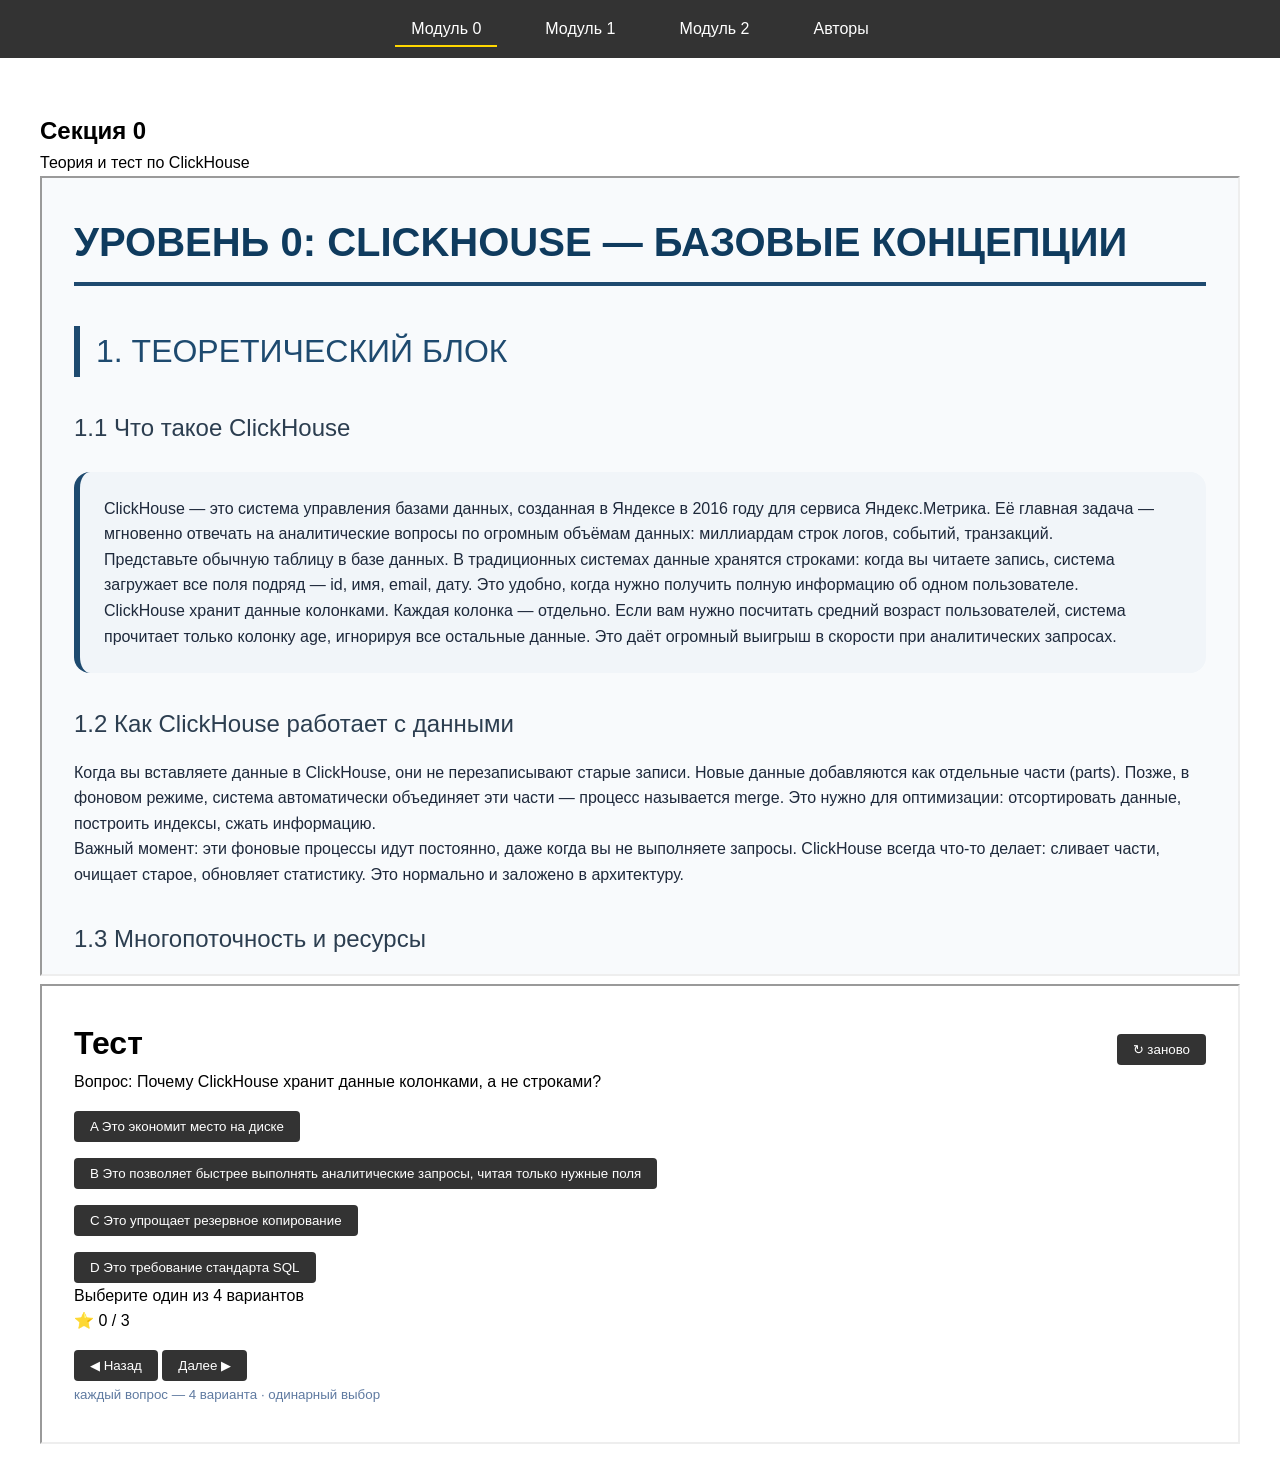
<file: index.html>
<!DOCTYPE html>
<html lang="en">
<head>
    <meta charset="UTF-8">
    <meta name="viewport" content="width=device-width, initial-scale=1.0">
    <title>My Single Page App</title>
    <link rel="stylesheet" href="style.css">
</head>
<body>
    <header>
        <nav>
            <ul>
                <li><a href="#module0" class="nav-link active">Модуль 0</a></li>
                <li><a href="#module1" class="nav-link">Модуль 1</a></li>
                <li><a href="#module2" class="nav-link">Модуль 2</a></li>
                <li><a href="#Authors" class="nav-link">Авторы</a></li>
            </ul>
        </nav>
    </header>

    <main>
        <section id="module0" class="page active">
            <h1>Секция 0</h1>
            <p>Теория и тест по ClickHouse</p>

            <iframe src="m1.html" width="100%" height="800"> </iframe>
            <iframe src="m1test.html" width="100%" height="460"> </iframe>

            
        </section>

        <section id="module1" class="page">
            <h1>Секция 1</h1>
            <p>Теория и тест по ClickHouse</p>
            
            <iframe src="m2.html" width="100%" height="800"> </iframe>
            <iframe src="m2test.html" width="100%" height="460"> </iframe>

        </section>

        <section id="module2" class="page">
            <h1>Секция 2</h1>
            <p>Теория и тест по ClickHouse</p>
            
            <iframe src="m3.html" width="100%" height="800"> </iframe>
            <iframe src="m3test.html" width="100%" height="460"> </iframe>

        </section>

        <section id="Authors" class="page">
            <h1>Выполнили</h1>
            <p>Елизавета Кириченко <br> Дмитрий Пийтер</p>
        </section>
    </main>
    <script src="script.js"></script>
    
</body>
</html>
</file>
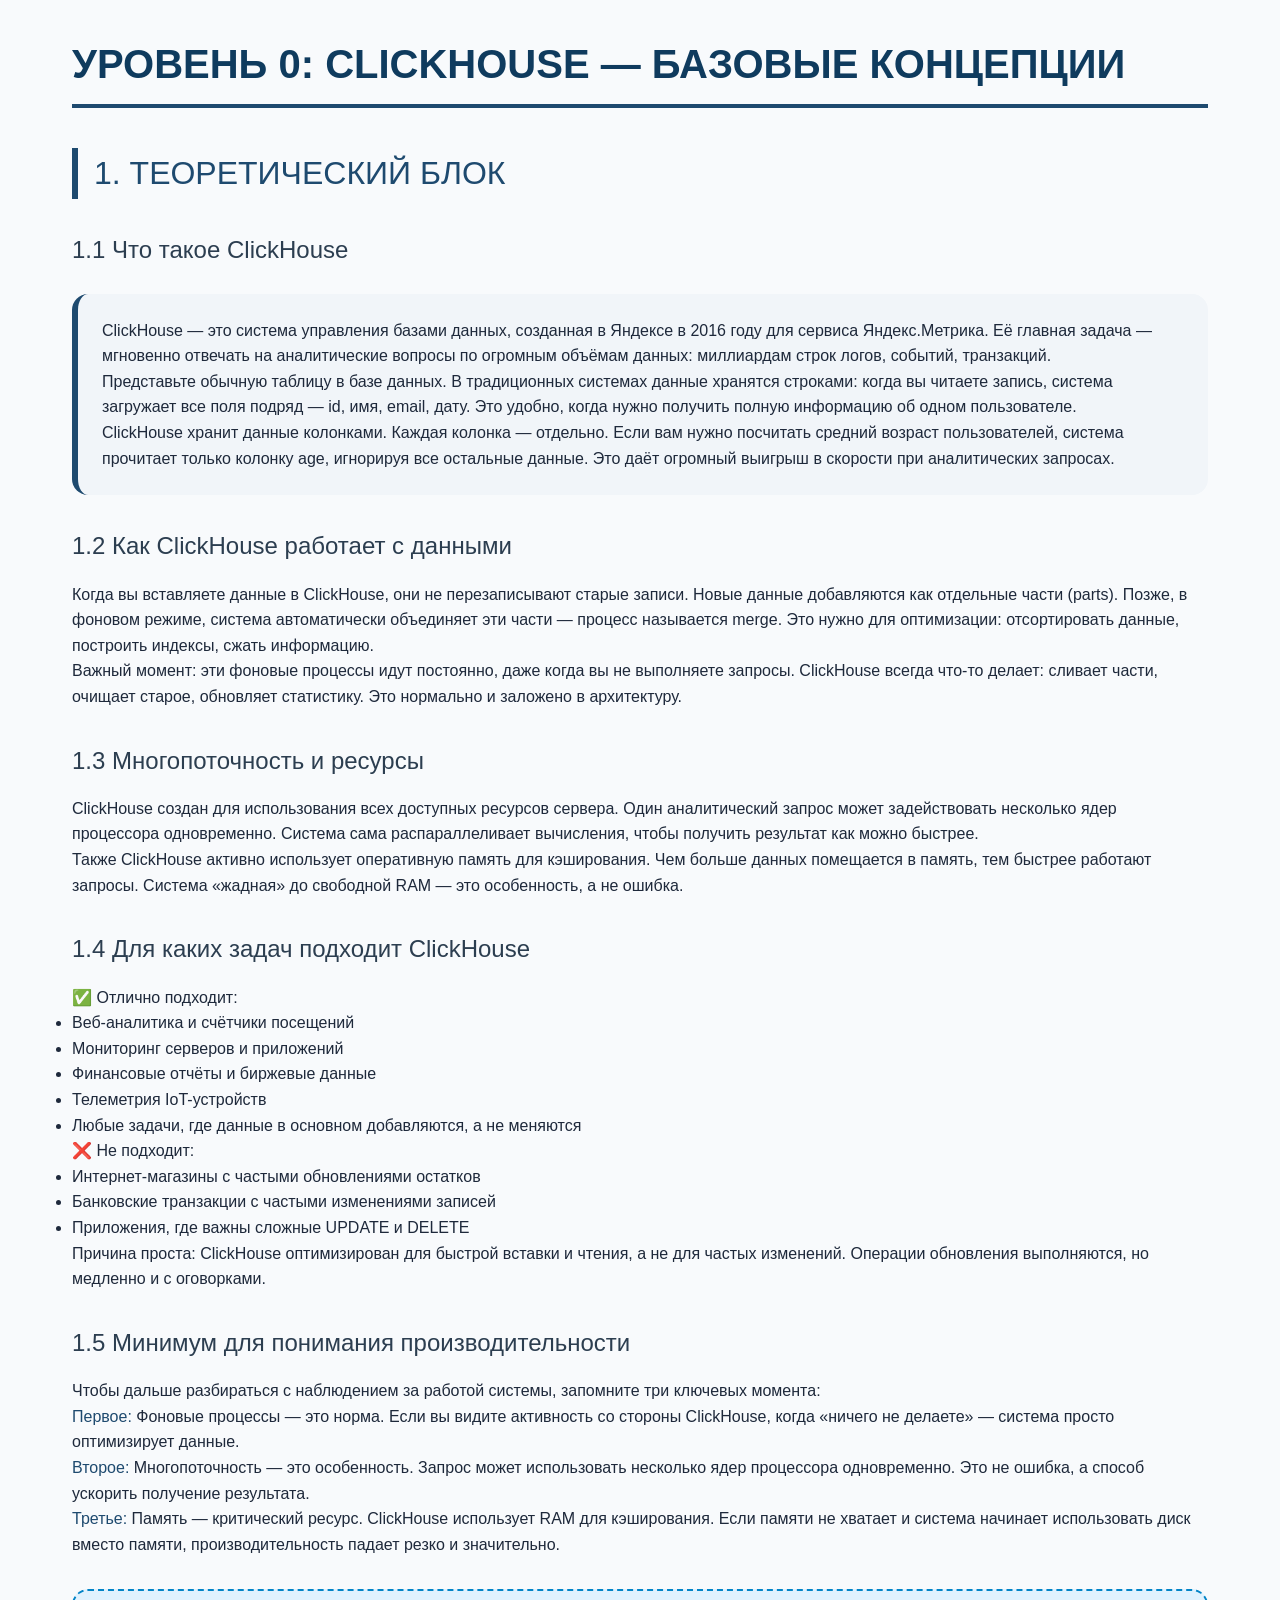
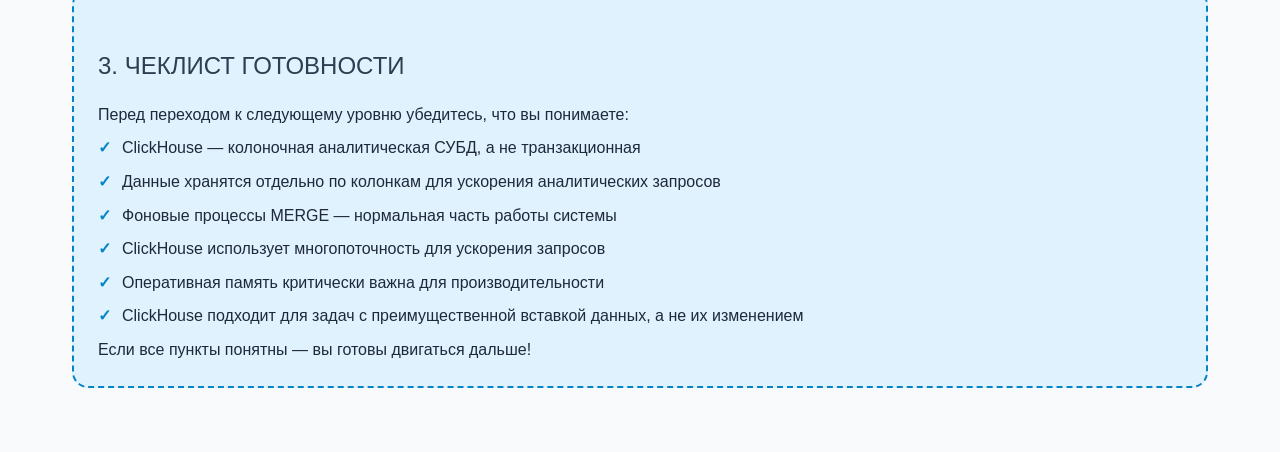
<file: m1.html>
<!DOCTYPE html>
<html lang="ru">
<head>
    <meta charset="UTF-8">
    <meta name="viewport" content="width=device-width, initial-scale=1.0">
    <title>ClickHouse: Уровень 0 и 1. Мониторинг</title>
    <style>
        * {
            margin: 0;
            padding: 0;
            box-sizing: border-box;
        }
        body {
            font-family: -apple-system, BlinkMacSystemFont, 'Segoe UI', Roboto, 'Helvetica Neue', Arial, sans-serif;
            line-height: 1.6;
            color: #1e293b;
            max-width: 1200px;
            margin: 0 auto;
            padding: 2rem;
            background-color: #f8fafc;
        }
        h1 {
            font-size: 2.5rem;
            color: #0f3b5e;
            border-bottom: 4px solid #1e4a6f;
            padding-bottom: 0.5rem;
            margin-bottom: 2rem;
            font-weight: 600;
        }
        h2 {
            font-size: 2rem;
            color: #1e4a6f;
            margin-top: 2.5rem;
            margin-bottom: 1.5rem;
            font-weight: 500;
            border-left: 6px solid #1e4a6f;
            padding-left: 1rem;
        }
        h3 {
            font-size: 1.5rem;
            color: #2c3e50;
            margin-top: 2rem;
            margin-bottom: 1rem;
            font-weight: 500;
        }
        .theory-block {
            background-color: #f1f5f9;
            border-radius: 1rem;
            padding: 1.5rem;
            margin: 1.5rem 0;
            border-left: 6px solid #1e4a6f;
        }
        table {
            width: 100%;
            border-collapse: collapse;
            margin: 1.5rem 0;
            background-color: white;
            border-radius: 0.5rem;
            overflow: hidden;
            box-shadow: 0 4px 6px -1px rgba(0, 0, 0, 0.1);
        }
        th {
            background-color: #1e4a6f;
            color: white;
            font-weight: 600;
            padding: 0.75rem 1rem;
            text-align: left;
        }
        td {
            padding: 0.75rem 1rem;
            border: 1px solid #e2e8f0;
        }
        tr:nth-child(even) {
            background-color: #f8fafc;
        }
        .mark {
            background-color: #1e293b;
            color: #e2e8f0;
            font-family: 'Courier New', Courier, monospace;
            padding: 0.25rem 0.5rem;
            border-radius: 0.375rem;
            font-size: 0.9rem;
        }
        pre {
            background-color: #1e293b;
            color: #e2e8f0;
            padding: 1rem;
            border-radius: 0.5rem;
            overflow-x: auto;
            font-family: 'Courier New', Courier, monospace;
            margin: 1rem 0;
        }
        .question-box {
            background-color: #fef3c7;
            border-radius: 0.5rem;
            padding: 1.5rem;
            margin: 1.5rem 0;
            border-left: 6px solid #d97706;
        }
        .answer {
            background-color: #d1fae5;
            border-radius: 0.5rem;
            padding: 1rem 1.5rem;
            margin: 1rem 0;
            border-left: 6px solid #059669;
        }
        .checklist {
            background-color: #e0f2fe;
            border-radius: 1rem;
            padding: 1.5rem;
            margin: 2rem 0;
            border: 2px dashed #0284c7;
        }
        .checklist ul {
            list-style-type: none;
        }
        .checklist li {
            margin: 0.5rem 0;
            padding-left: 1.5rem;
            position: relative;
        }
        .checklist li::before {
            content: "✓";
            color: #0284c7;
            font-weight: bold;
            position: absolute;
            left: 0;
        }
        img {
            max-width: 100%;
            height: auto;
            border-radius: 0.5rem;
            border: 1px solid #cbd5e1;
            margin: 1rem 0;
        }
        .warning {
            color: #b91c1c;
            font-weight: 600;
        }
        .note {
            color: #1e4a6f;
            font-weight: 500;
        }
    </style>
</head>
<body>
    <h1>УРОВЕНЬ 0: CLICKHOUSE — БАЗОВЫЕ КОНЦЕПЦИИ</h1>

    <h2>1. ТЕОРЕТИЧЕСКИЙ БЛОК</h2>

    <h3>1.1 Что такое ClickHouse</h3>
    <div class="theory-block">
        <p>ClickHouse — это система управления базами данных, созданная в Яндексе в 2016 году для сервиса Яндекс.Метрика. Её главная задача — мгновенно отвечать на аналитические вопросы по огромным объёмам данных: миллиардам строк логов, событий, транзакций.</p>
        <p>Представьте обычную таблицу в базе данных. В традиционных системах данные хранятся строками: когда вы читаете запись, система загружает все поля подряд — id, имя, email, дату. Это удобно, когда нужно получить полную информацию об одном пользователе.</p>
        <p>ClickHouse хранит данные колонками. Каждая колонка — отдельно. Если вам нужно посчитать средний возраст пользователей, система прочитает только колонку age, игнорируя все остальные данные. Это даёт огромный выигрыш в скорости при аналитических запросах.</p>
    </div>

    <h3>1.2 Как ClickHouse работает с данными</h3>
    <p>Когда вы вставляете данные в ClickHouse, они не перезаписывают старые записи. Новые данные добавляются как отдельные части (parts). Позже, в фоновом режиме, система автоматически объединяет эти части — процесс называется merge. Это нужно для оптимизации: отсортировать данные, построить индексы, сжать информацию.</p>
    <p>Важный момент: эти фоновые процессы идут постоянно, даже когда вы не выполняете запросы. ClickHouse всегда что-то делает: сливает части, очищает старое, обновляет статистику. Это нормально и заложено в архитектуру.</p>

    <h3>1.3 Многопоточность и ресурсы</h3>
    <p>ClickHouse создан для использования всех доступных ресурсов сервера. Один аналитический запрос может задействовать несколько ядер процессора одновременно. Система сама распараллеливает вычисления, чтобы получить результат как можно быстрее.</p>
    <p>Также ClickHouse активно использует оперативную память для кэширования. Чем больше данных помещается в память, тем быстрее работают запросы. Система «жадная» до свободной RAM — это особенность, а не ошибка.</p>

    <h3>1.4 Для каких задач подходит ClickHouse</h3>
    <p>✅ Отлично подходит:</p>
    <ul>
        <li>Веб-аналитика и счётчики посещений</li>
        <li>Мониторинг серверов и приложений</li>
        <li>Финансовые отчёты и биржевые данные</li>
        <li>Телеметрия IoT-устройств</li>
        <li>Любые задачи, где данные в основном добавляются, а не меняются</li>
    </ul>
    <p>❌ Не подходит:</p>
    <ul>
        <li>Интернет-магазины с частыми обновлениями остатков</li>
        <li>Банковские транзакции с частыми изменениями записей</li>
        <li>Приложения, где важны сложные UPDATE и DELETE</li>
    </ul>
    <p>Причина проста: ClickHouse оптимизирован для быстрой вставки и чтения, а не для частых изменений. Операции обновления выполняются, но медленно и с оговорками.</p>

    <h3>1.5 Минимум для понимания производительности</h3>
    <p>Чтобы дальше разбираться с наблюдением за работой системы, запомните три ключевых момента:</p>
    <p><span class="note">Первое:</span> Фоновые процессы — это норма. Если вы видите активность со стороны ClickHouse, когда «ничего не делаете» — система просто оптимизирует данные.</p>
    <p><span class="note">Второе:</span> Многопоточность — это особенность. Запрос может использовать несколько ядер процессора одновременно. Это не ошибка, а способ ускорить получение результата.</p>
    <p><span class="note">Третье:</span> Память — критический ресурс. ClickHouse использует RAM для кэширования. Если памяти не хватает и система начинает использовать диск вместо памяти, производительность падает резко и значительно.</p>

    
    <div class="checklist">
        <h3>3. ЧЕКЛИСТ ГОТОВНОСТИ</h3>
        <p>Перед переходом к следующему уровню убедитесь, что вы понимаете:</p>
        <ul>
            <li>ClickHouse — колоночная аналитическая СУБД, а не транзакционная</li>
            <li>Данные хранятся отдельно по колонкам для ускорения аналитических запросов</li>
            <li>Фоновые процессы MERGE — нормальная часть работы системы</li>
            <li>ClickHouse использует многопоточность для ускорения запросов</li>
            <li>Оперативная память критически важна для производительности</li>
            <li>ClickHouse подходит для задач с преимущественной вставкой данных, а не их изменением</li>
        </ul>
        <p>Если все пункты понятны — вы готовы двигаться дальше!</p>
    </div>

    
</body>
</html>
</file>
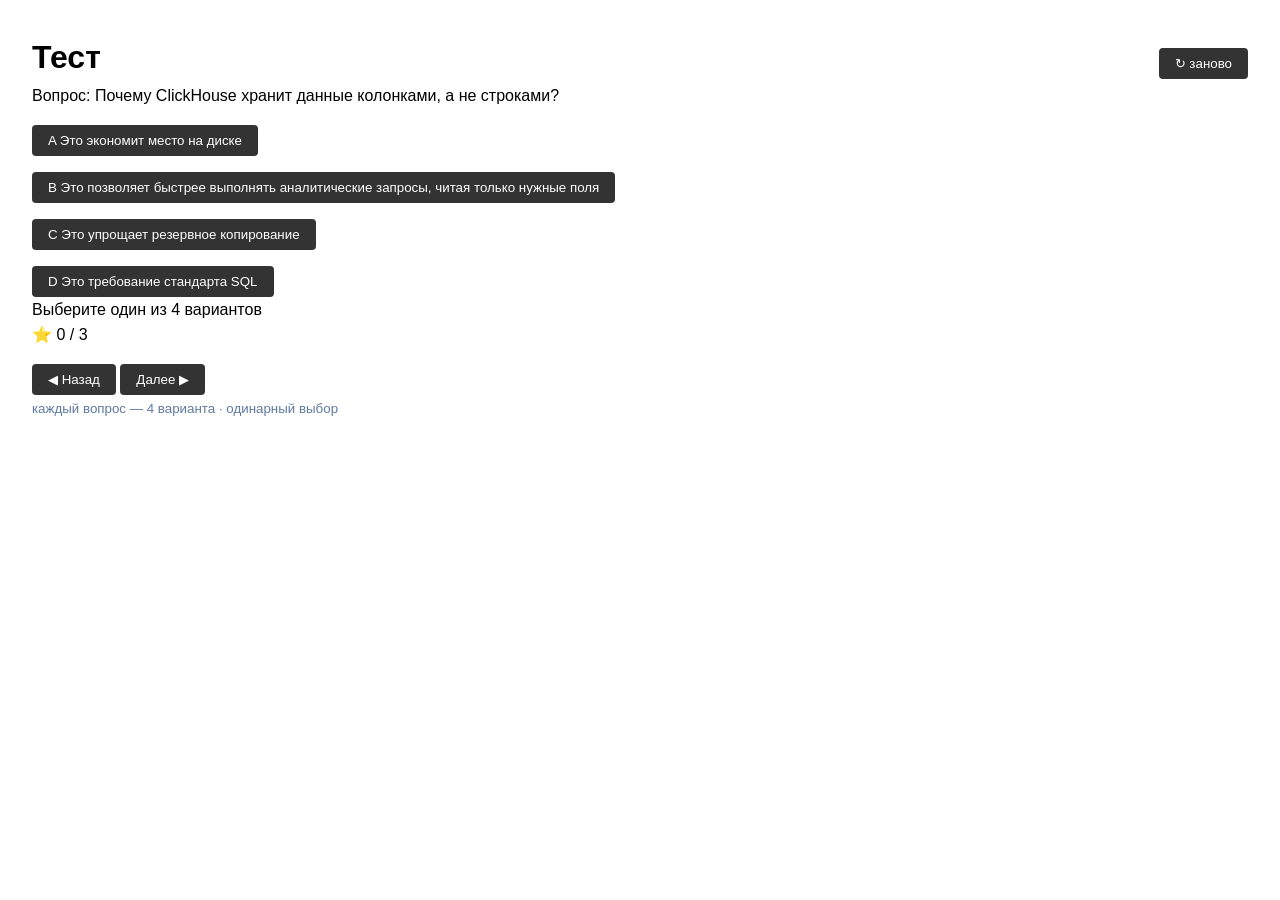
<file: m1test.html>
<!DOCTYPE html>
<html lang="en">
<head>
    <meta charset="UTF-8">
    <meta name="viewport" content="width=device-width, initial-scale=1.0">
    <title>My Single Page App</title>
    <link rel="stylesheet" href="style.css">
</head>
    <div class="quiz-container" id="quizApp">
        <div style="display: flex; justify-content: space-between; align-items: baseline;">
            <h1>Тест </h1>
            <button class="restart-btn" id="restartHeadBtn" title="начать заново">↻ заново</button>
        </div>

        <!-- главная панель с вопросом и вариантами -->
        <div class="question-panel">
            <div class="question-text" id="questionDisplay">Загрузка...</div>
            <div class="options-grid" id="optionsContainer"></div>
        </div>

        <!-- фидбек + очки + навигация -->
        <div class="feedback-bar">
            <div class="message-box" id="feedbackMessage">Выберите вариант</div>
            <div class="score-badge" id="scoreDisplay">⭐ <span id="scoreValue">0</span> / <span id="totalQuestions">0</span></div>
        </div>

        <div class="nav-buttons">
            <button class="secondary" id="prevBtn" disabled>◀ Назад</button>
            <button class="primary" id="nextBtn" disabled>Далее ▶</button>
        </div>
        <footer>
            <small style="color:#385a8a; opacity:0.8;">каждый вопрос — 4 варианта · одинарный выбор</small>
        </footer>
    </div>
    <script src="m1script.js"></script>
</file>
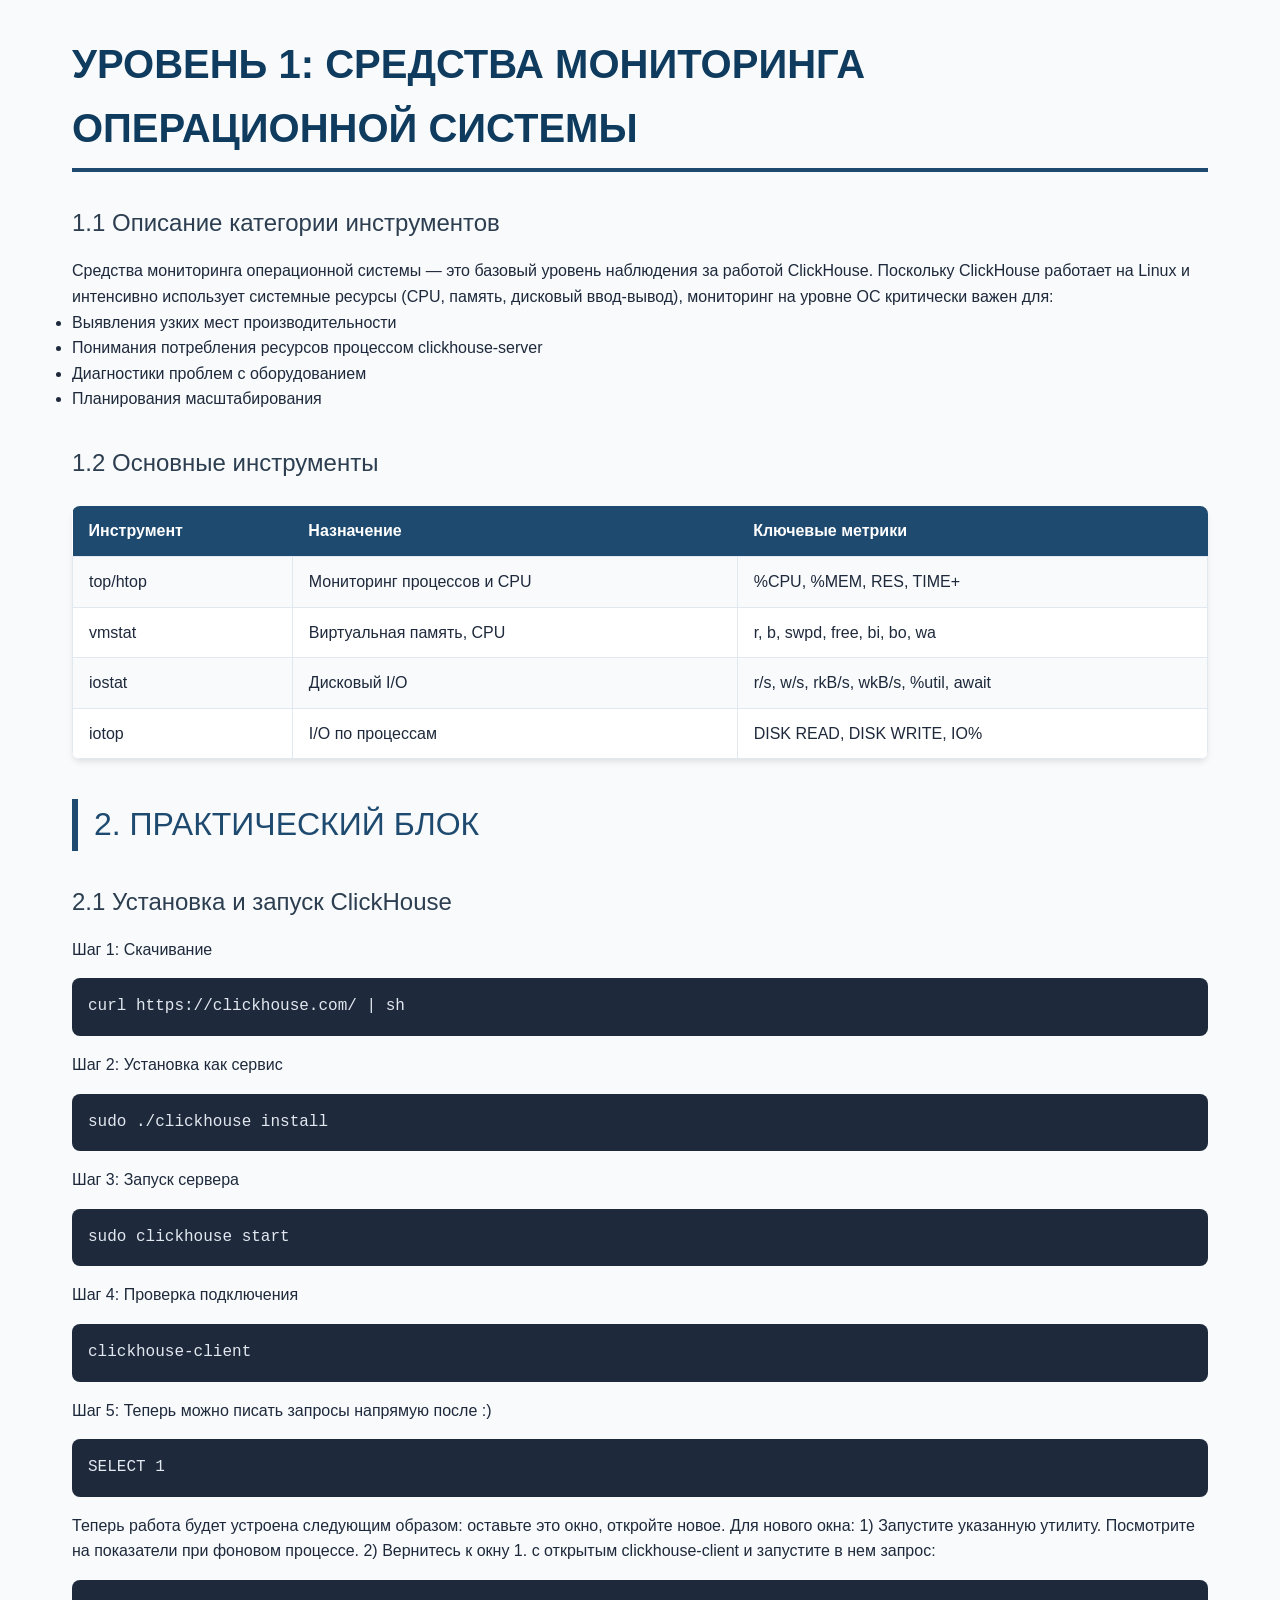
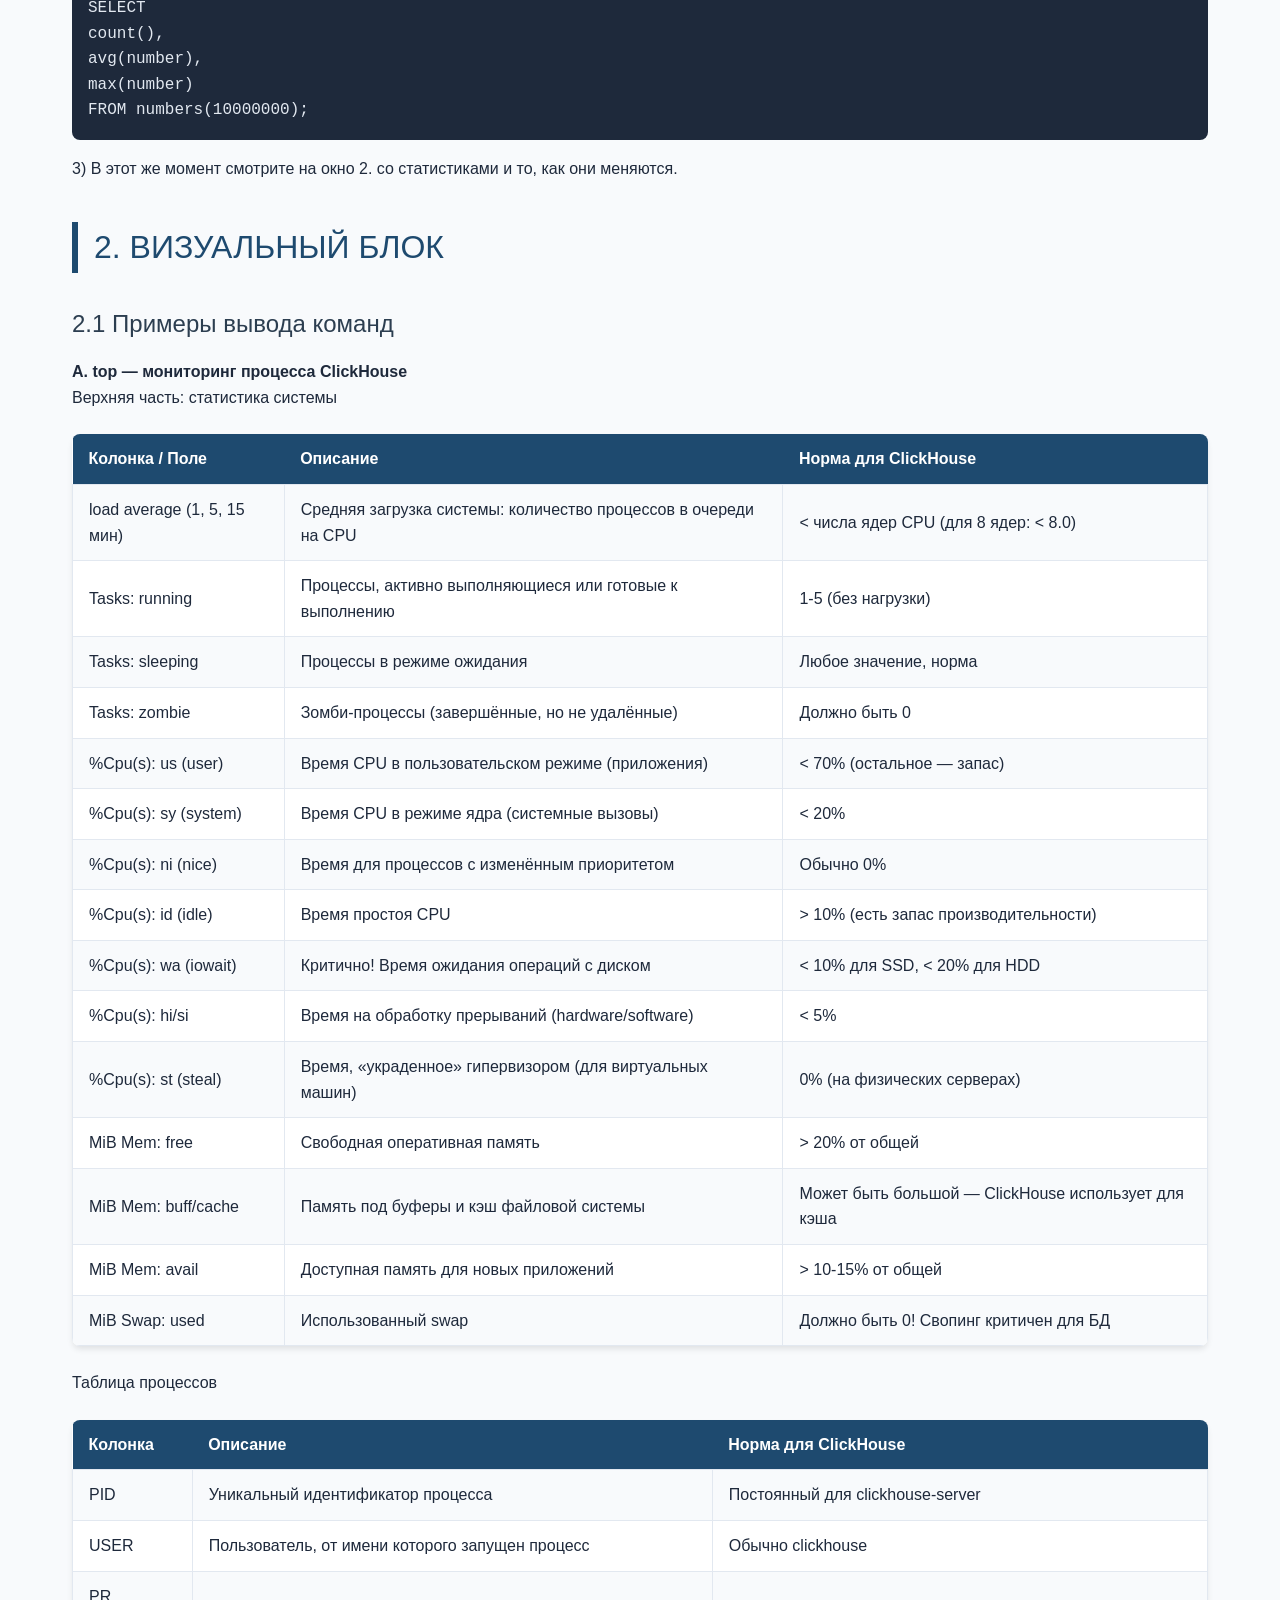
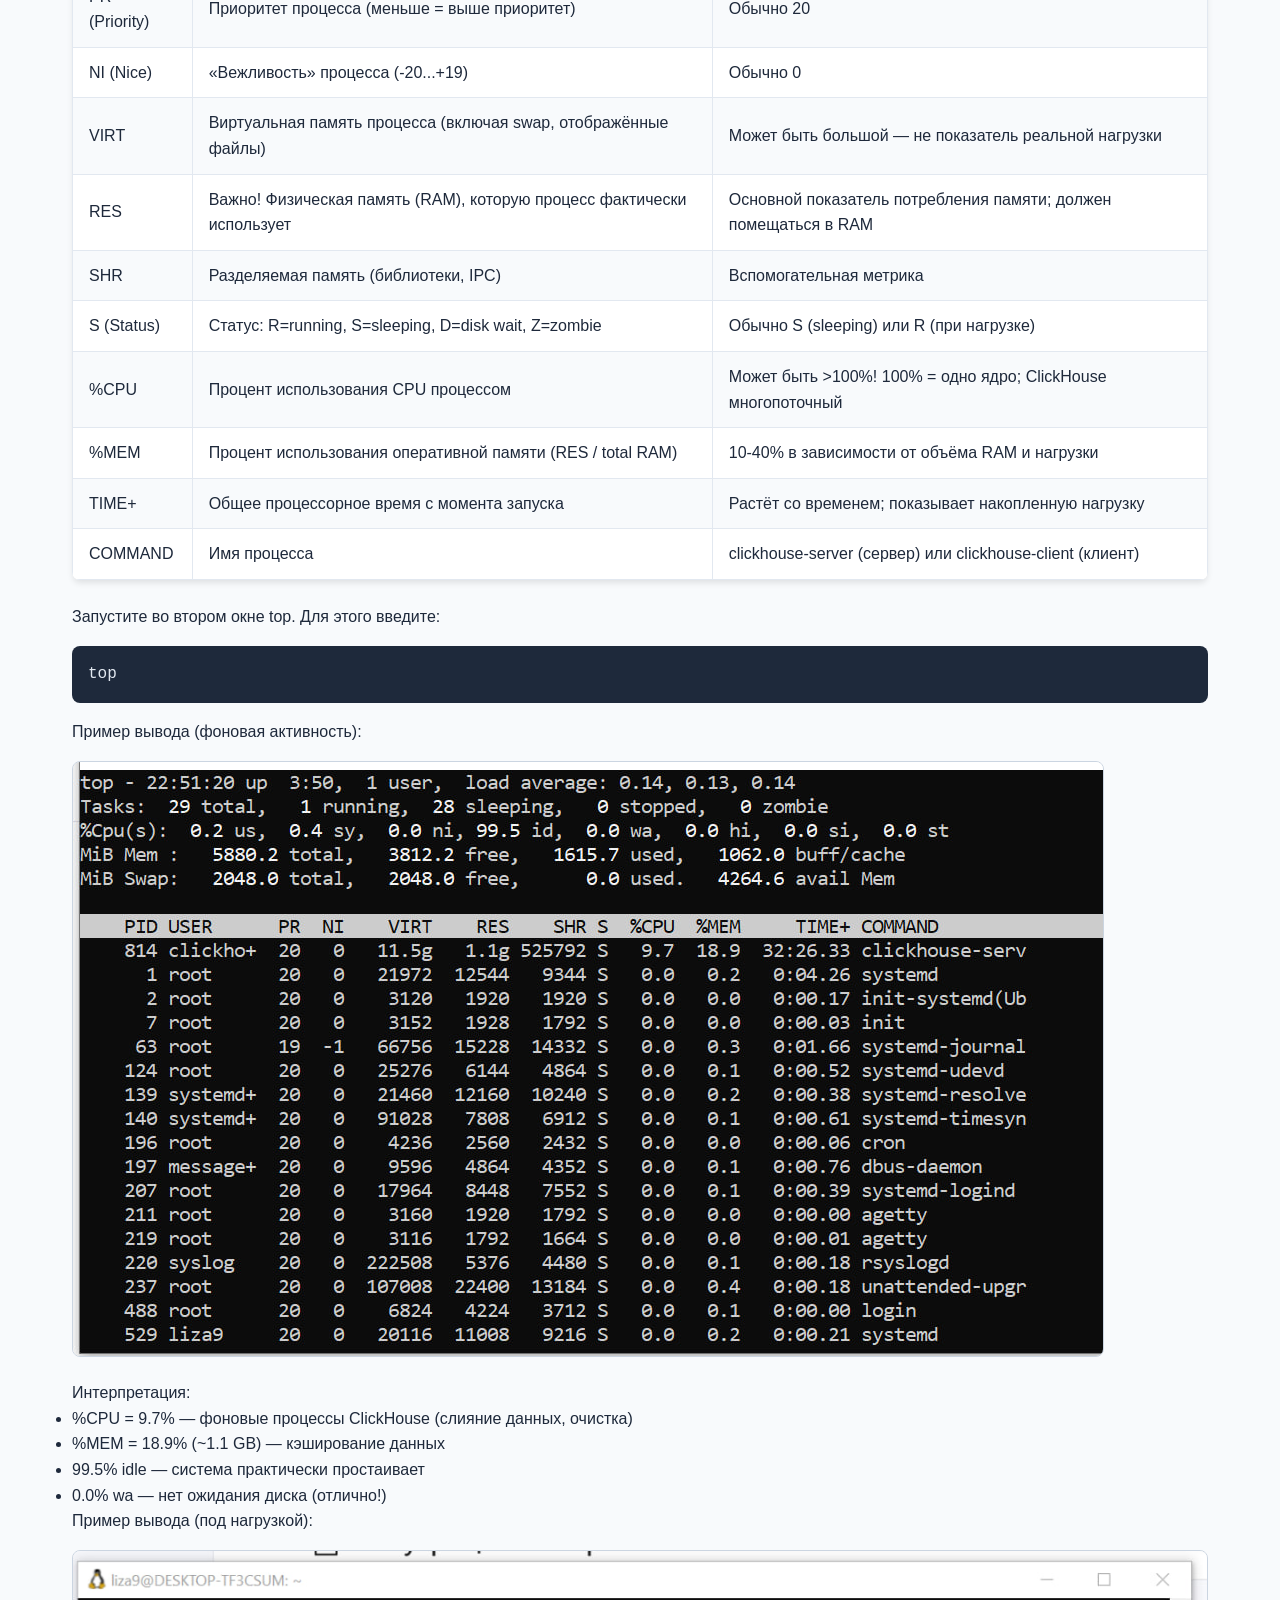
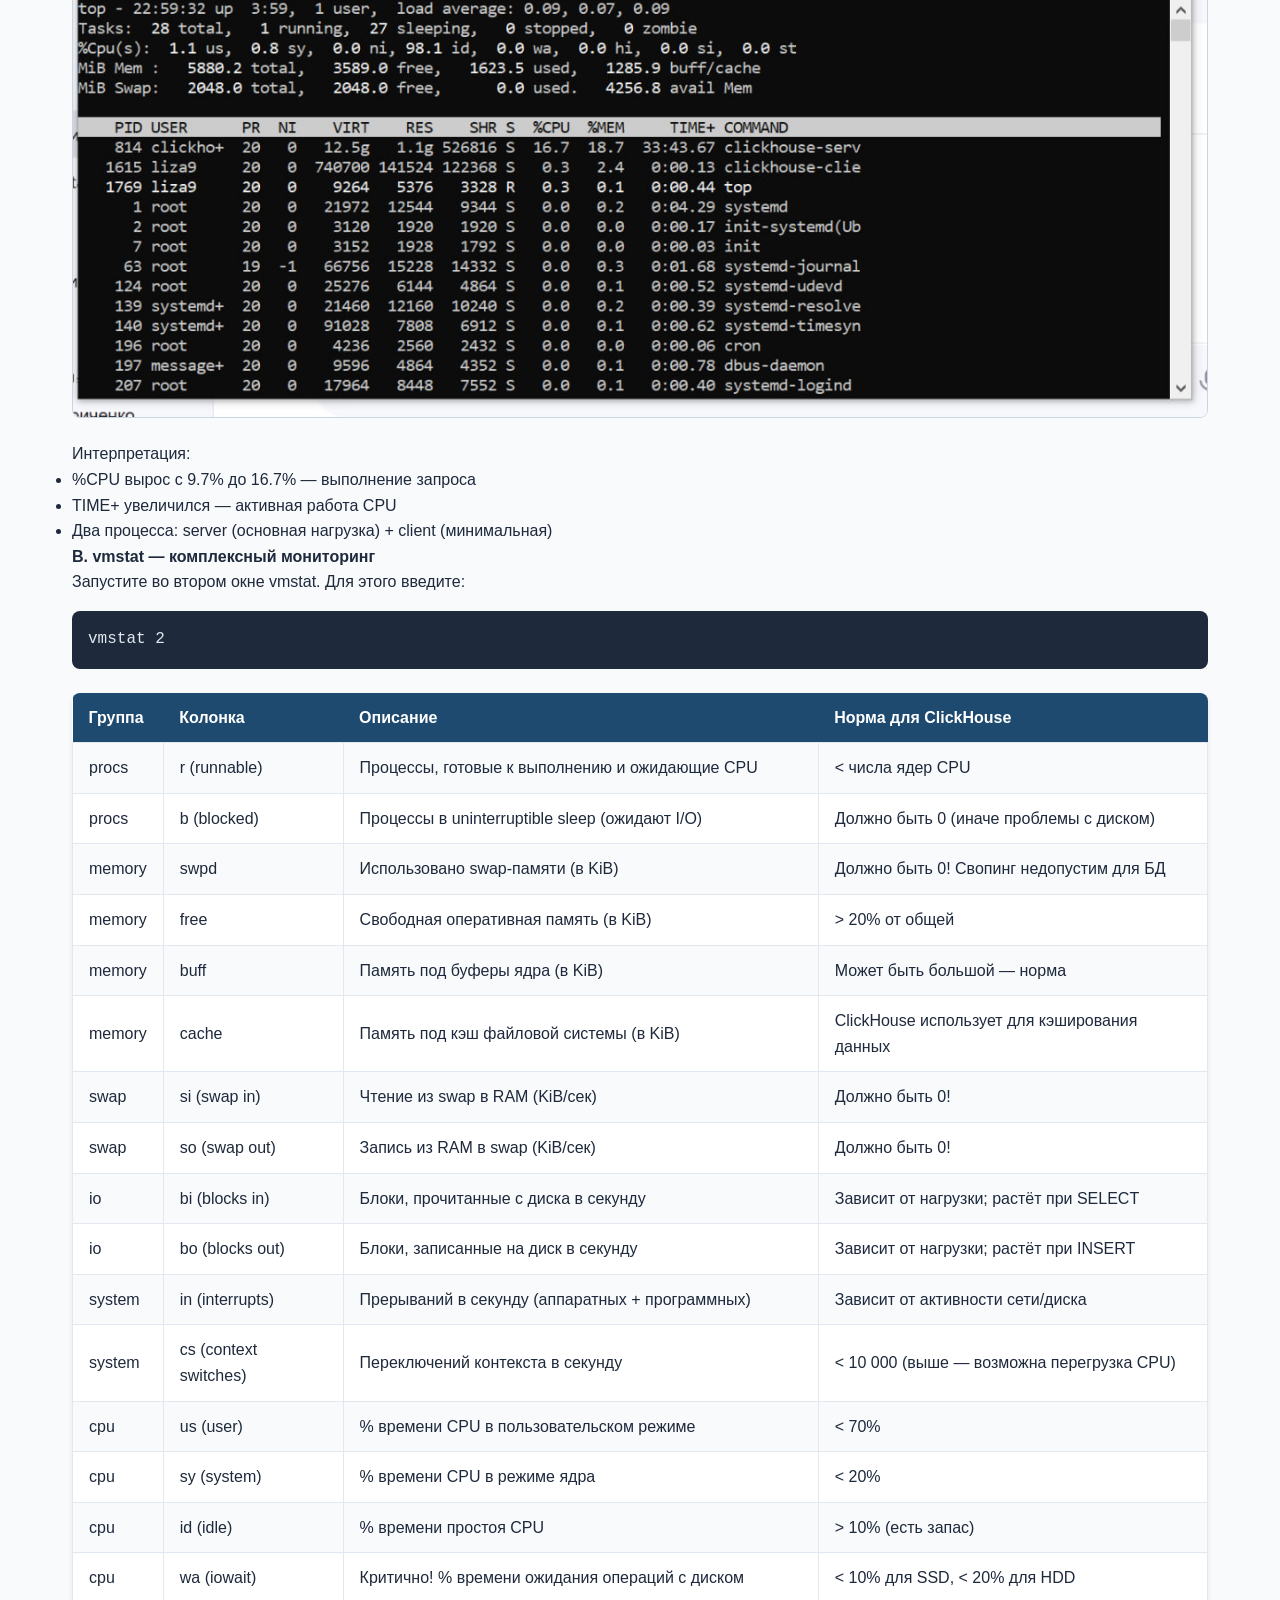
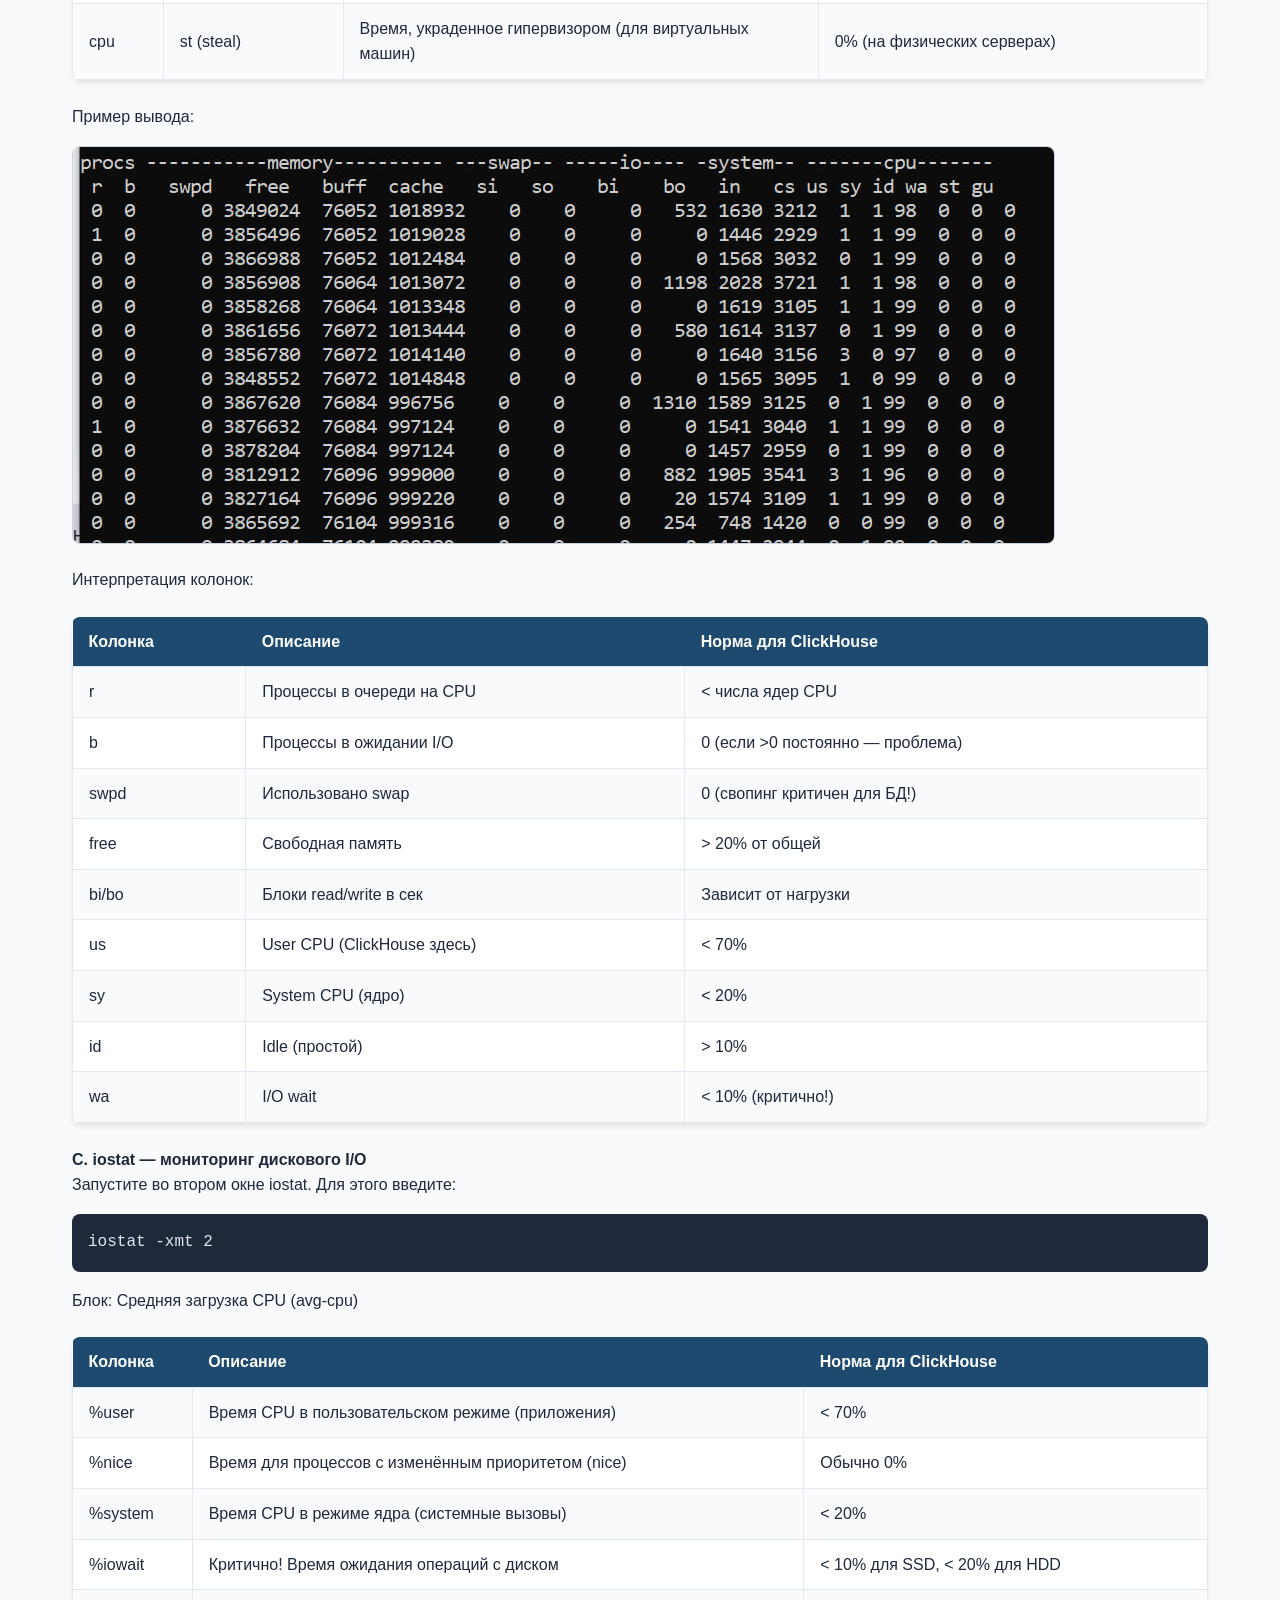
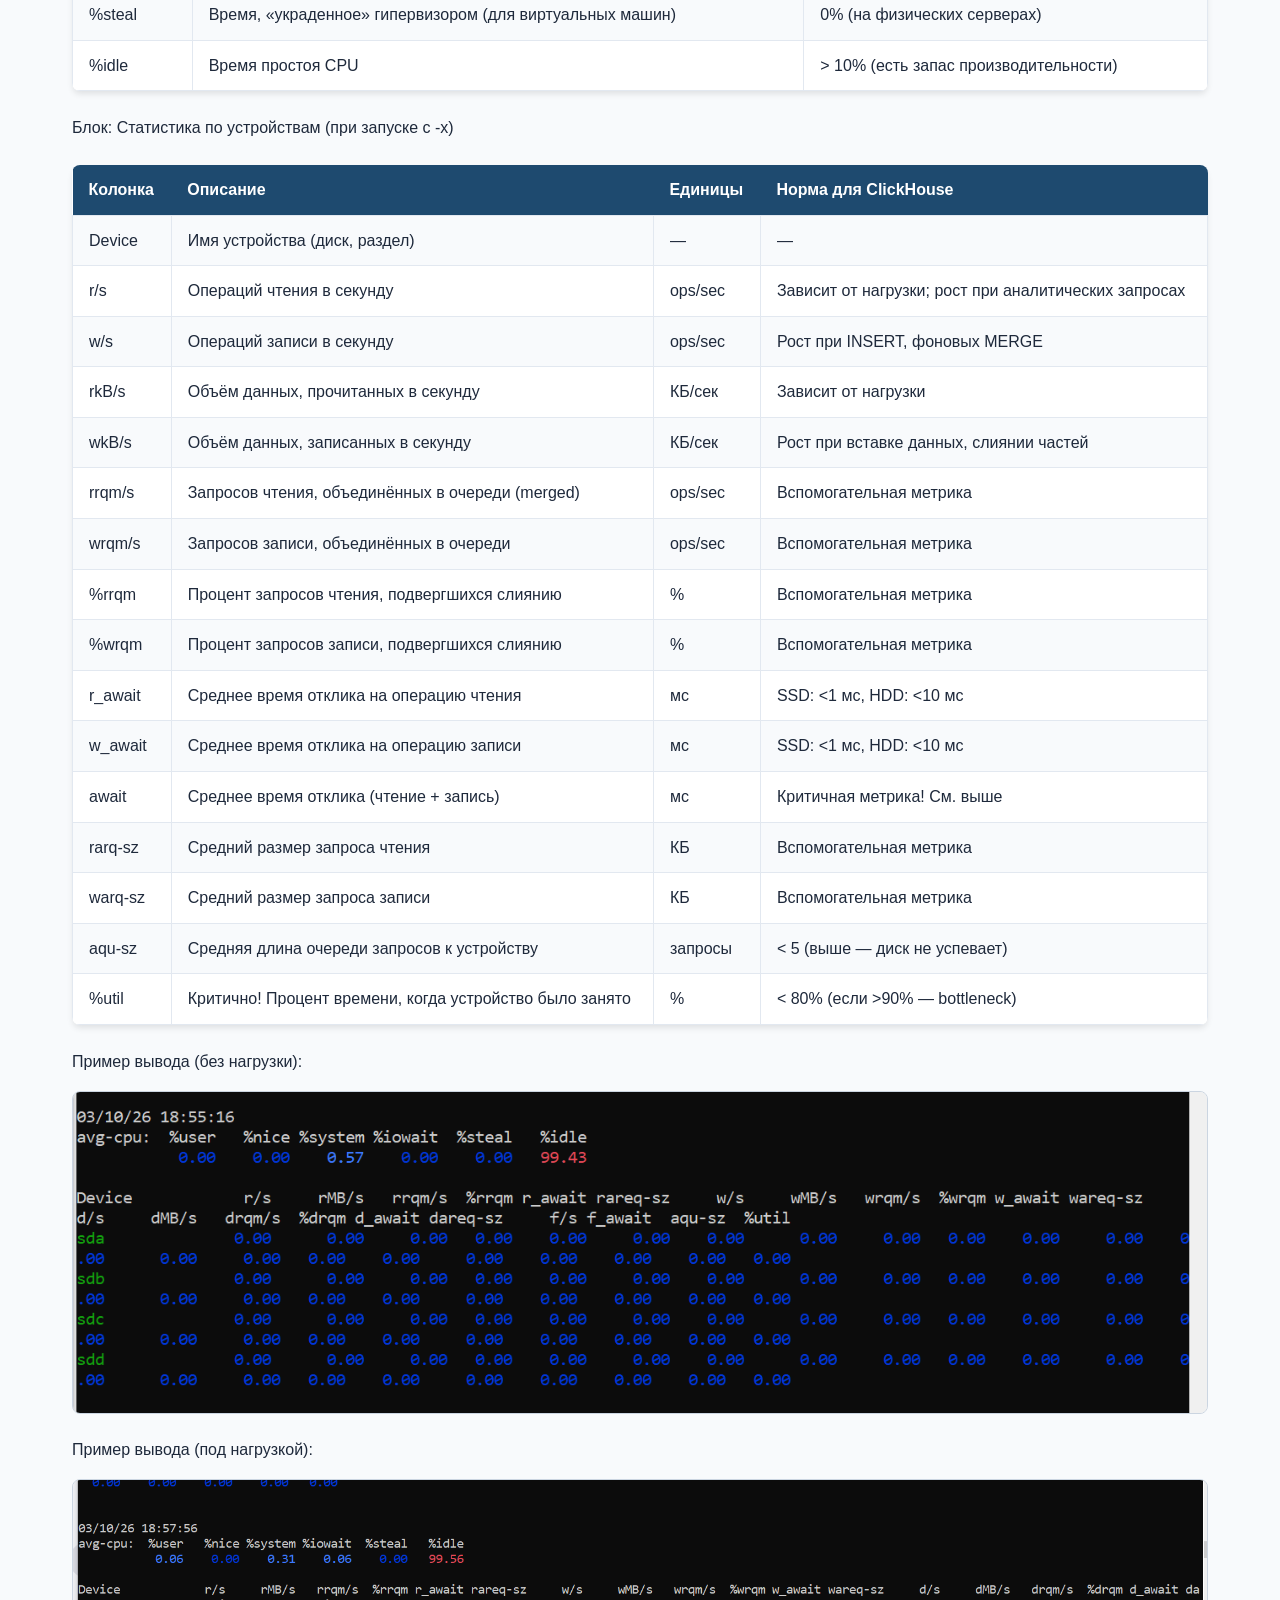
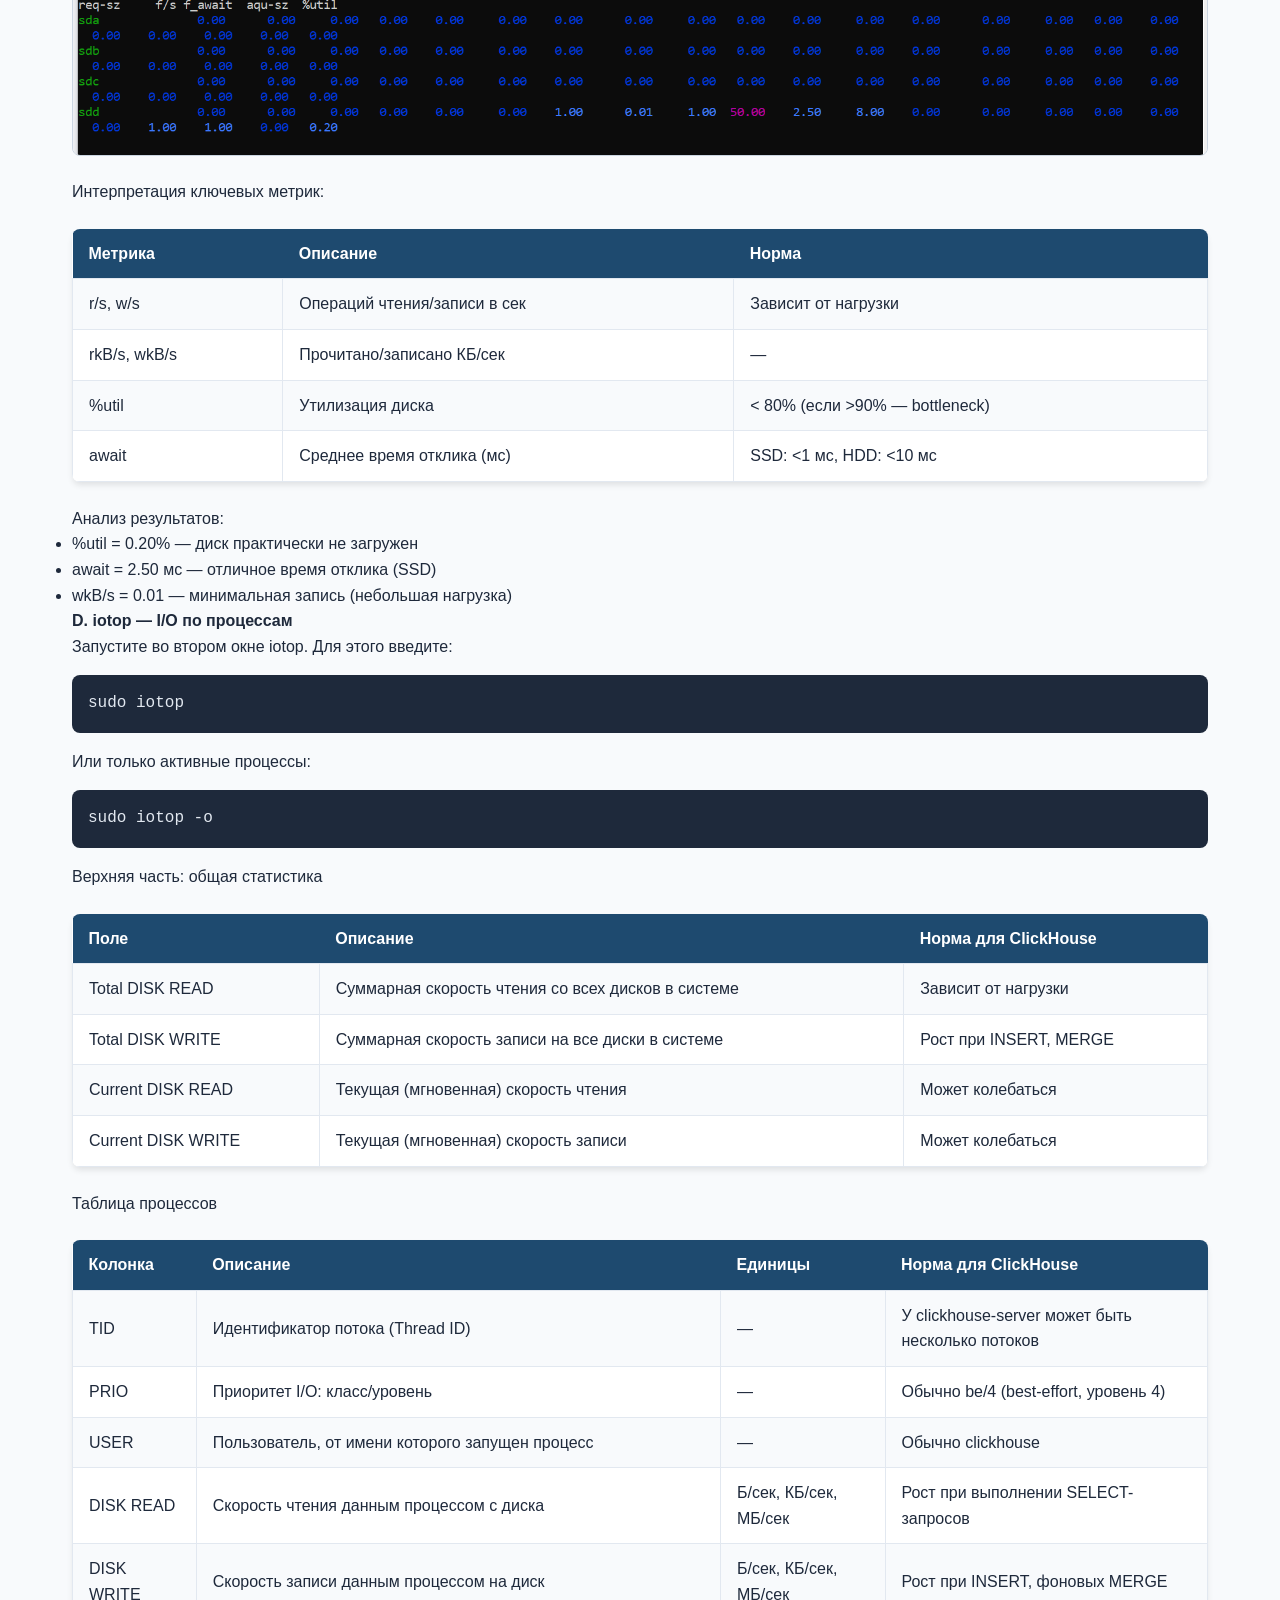
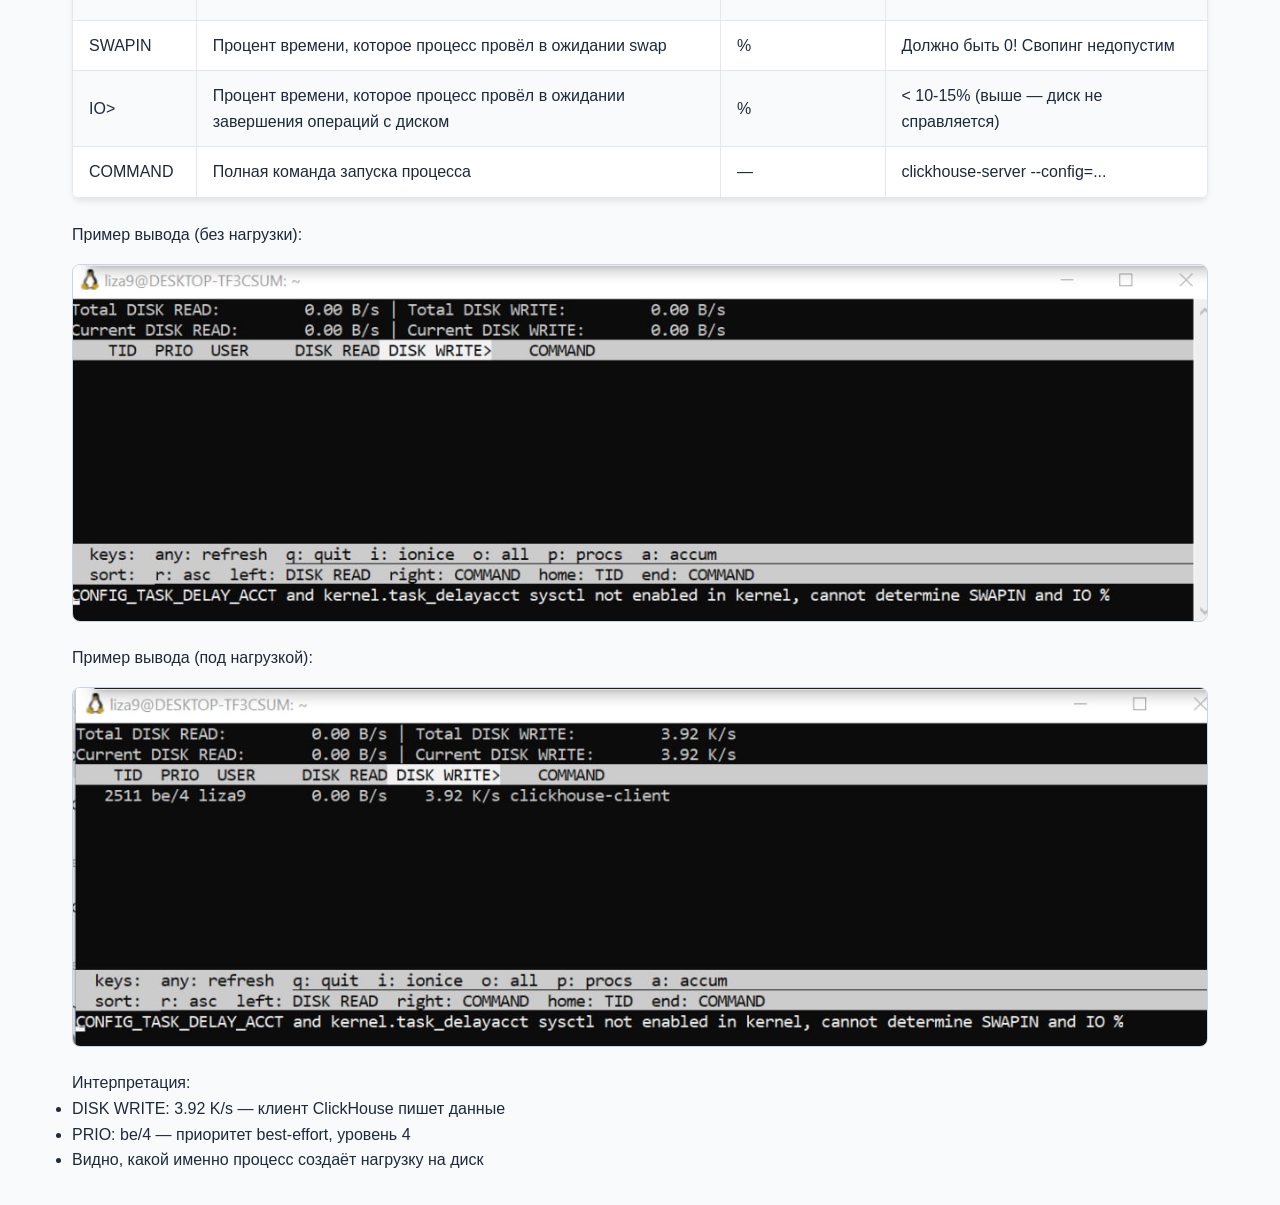
<file: m2.html>
<!DOCTYPE html>
<html lang="ru">
<head>
    <meta charset="UTF-8">
    <meta name="viewport" content="width=device-width, initial-scale=1.0">
    <title>ClickHouse: Уровень 0 и 1. Мониторинг</title>
    <style>
        * {
            margin: 0;
            padding: 0;
            box-sizing: border-box;
        }
        body {
            font-family: -apple-system, BlinkMacSystemFont, 'Segoe UI', Roboto, 'Helvetica Neue', Arial, sans-serif;
            line-height: 1.6;
            color: #1e293b;
            max-width: 1200px;
            margin: 0 auto;
            padding: 2rem;
            background-color: #f8fafc;
        }
        h1 {
            font-size: 2.5rem;
            color: #0f3b5e;
            border-bottom: 4px solid #1e4a6f;
            padding-bottom: 0.5rem;
            margin-bottom: 2rem;
            font-weight: 600;
        }
        h2 {
            font-size: 2rem;
            color: #1e4a6f;
            margin-top: 2.5rem;
            margin-bottom: 1.5rem;
            font-weight: 500;
            border-left: 6px solid #1e4a6f;
            padding-left: 1rem;
        }
        h3 {
            font-size: 1.5rem;
            color: #2c3e50;
            margin-top: 2rem;
            margin-bottom: 1rem;
            font-weight: 500;
        }
        .theory-block {
            background-color: #f1f5f9;
            border-radius: 1rem;
            padding: 1.5rem;
            margin: 1.5rem 0;
            border-left: 6px solid #1e4a6f;
        }
        table {
            width: 100%;
            border-collapse: collapse;
            margin: 1.5rem 0;
            background-color: white;
            border-radius: 0.5rem;
            overflow: hidden;
            box-shadow: 0 4px 6px -1px rgba(0, 0, 0, 0.1);
        }
        th {
            background-color: #1e4a6f;
            color: white;
            font-weight: 600;
            padding: 0.75rem 1rem;
            text-align: left;
        }
        td {
            padding: 0.75rem 1rem;
            border: 1px solid #e2e8f0;
        }
        tr:nth-child(even) {
            background-color: #f8fafc;
        }
        .mark {
            background-color: #1e293b;
            color: #e2e8f0;
            font-family: 'Courier New', Courier, monospace;
            padding: 0.25rem 0.5rem;
            border-radius: 0.375rem;
            font-size: 0.9rem;
        }
        pre {
            background-color: #1e293b;
            color: #e2e8f0;
            padding: 1rem;
            border-radius: 0.5rem;
            overflow-x: auto;
            font-family: 'Courier New', Courier, monospace;
            margin: 1rem 0;
        }
        .question-box {
            background-color: #fef3c7;
            border-radius: 0.5rem;
            padding: 1.5rem;
            margin: 1.5rem 0;
            border-left: 6px solid #d97706;
        }
        .answer {
            background-color: #d1fae5;
            border-radius: 0.5rem;
            padding: 1rem 1.5rem;
            margin: 1rem 0;
            border-left: 6px solid #059669;
        }
        .checklist {
            background-color: #e0f2fe;
            border-radius: 1rem;
            padding: 1.5rem;
            margin: 2rem 0;
            border: 2px dashed #0284c7;
        }
        .checklist ul {
            list-style-type: none;
        }
        .checklist li {
            margin: 0.5rem 0;
            padding-left: 1.5rem;
            position: relative;
        }
        .checklist li::before {
            content: "✓";
            color: #0284c7;
            font-weight: bold;
            position: absolute;
            left: 0;
        }
        img {
            max-width: 100%;
            height: auto;
            border-radius: 0.5rem;
            border: 1px solid #cbd5e1;
            margin: 1rem 0;
        }
        .warning {
            color: #b91c1c;
            font-weight: 600;
        }
        .note {
            color: #1e4a6f;
            font-weight: 500;
        }
    </style>
</head>
<body>
<h1>УРОВЕНЬ 1: СРЕДСТВА МОНИТОРИНГА ОПЕРАЦИОННОЙ СИСТЕМЫ</h1>

    <h3>1.1 Описание категории инструментов</h3>
    <p>Средства мониторинга операционной системы — это базовый уровень наблюдения за работой ClickHouse. Поскольку ClickHouse работает на Linux и интенсивно использует системные ресурсы (CPU, память, дисковый ввод-вывод), мониторинг на уровне ОС критически важен для:</p>
    <ul>
        <li>Выявления узких мест производительности</li>
        <li>Понимания потребления ресурсов процессом clickhouse-server</li>
        <li>Диагностики проблем с оборудованием</li>
        <li>Планирования масштабирования</li>
    </ul>

    <h3>1.2 Основные инструменты</h3>
    <table>
        <tr>
            <th>Инструмент</th>
            <th>Назначение</th>
            <th>Ключевые метрики</th>
        </tr>
        <tr>
            <td>top/htop</td>
            <td>Мониторинг процессов и CPU</td>
            <td>%CPU, %MEM, RES, TIME+</td>
        </tr>
        <tr>
            <td>vmstat</td>
            <td>Виртуальная память, CPU</td>
            <td>r, b, swpd, free, bi, bo, wa</td>
        </tr>
        <tr>
            <td>iostat</td>
            <td>Дисковый I/O</td>
            <td>r/s, w/s, rkB/s, wkB/s, %util, await</td>
        </tr>
        <tr>
            <td>iotop</td>
            <td>I/O по процессам</td>
            <td>DISK READ, DISK WRITE, IO%</td>
        </tr>
    </table>

    <h2>2. ПРАКТИЧЕСКИЙ БЛОК</h2>

    <h3>2.1 Установка и запуск ClickHouse</h3>
    <p>Шаг 1: Скачивание</p>
    <pre>curl https://clickhouse.com/ | sh</pre>
    <p>Шаг 2: Установка как сервис</p>
    <pre>sudo ./clickhouse install</pre>
    <p>Шаг 3: Запуск сервера</p>
    <pre>sudo clickhouse start</pre>
    <p>Шаг 4: Проверка подключения</p>
    <pre>clickhouse-client</pre>
    <p>Шаг 5: Теперь можно писать запросы напрямую после :)</p>
    <pre>SELECT 1</pre>
    <p>Теперь работа будет устроена следующим образом: оставьте это окно, откройте новое. Для нового окна: 1) Запустите указанную утилиту. Посмотрите на показатели при фоновом процессе. 2) Вернитесь к окну 1. с открытым clickhouse-client и запустите в нем запрос:</p>
    <pre>SELECT
count(),
avg(number),
max(number)
FROM numbers(10000000);</pre>
    <p>3) В этот же момент смотрите на окно 2. со статистиками и то, как они меняются.</p>

    <h2>2. ВИЗУАЛЬНЫЙ БЛОК</h2>

    <h3>2.1 Примеры вывода команд</h3>

    <h4>A. top — мониторинг процесса ClickHouse</h4>
    <p>Верхняя часть: статистика системы</p>
    <table>
        <tr>
            <th>Колонка / Поле</th>
            <th>Описание</th>
            <th>Норма для ClickHouse</th>
        </tr>
        <tr>
            <td>load average (1, 5, 15 мин)</td>
            <td>Средняя загрузка системы: количество процессов в очереди на CPU</td>
            <td>&lt; числа ядер CPU (для 8 ядер: &lt; 8.0)</td>
        </tr>
        <tr>
            <td>Tasks: running</td>
            <td>Процессы, активно выполняющиеся или готовые к выполнению</td>
            <td>1-5 (без нагрузки)</td>
        </tr>
        <tr>
            <td>Tasks: sleeping</td>
            <td>Процессы в режиме ожидания</td>
            <td>Любое значение, норма</td>
        </tr>
        <tr>
            <td>Tasks: zombie</td>
            <td>Зомби-процессы (завершённые, но не удалённые)</td>
            <td>Должно быть 0</td>
        </tr>
        <tr>
            <td>%Cpu(s): us (user)</td>
            <td>Время CPU в пользовательском режиме (приложения)</td>
            <td>&lt; 70% (остальное — запас)</td>
        </tr>
        <tr>
            <td>%Cpu(s): sy (system)</td>
            <td>Время CPU в режиме ядра (системные вызовы)</td>
            <td>&lt; 20%</td>
        </tr>
        <tr>
            <td>%Cpu(s): ni (nice)</td>
            <td>Время для процессов с изменённым приоритетом</td>
            <td>Обычно 0%</td>
        </tr>
        <tr>
            <td>%Cpu(s): id (idle)</td>
            <td>Время простоя CPU</td>
            <td>&gt; 10% (есть запас производительности)</td>
        </tr>
        <tr>
            <td>%Cpu(s): wa (iowait)</td>
            <td>Критично! Время ожидания операций с диском</td>
            <td>&lt; 10% для SSD, &lt; 20% для HDD</td>
        </tr>
        <tr>
            <td>%Cpu(s): hi/si</td>
            <td>Время на обработку прерываний (hardware/software)</td>
            <td>&lt; 5%</td>
        </tr>
        <tr>
            <td>%Cpu(s): st (steal)</td>
            <td>Время, «украденное» гипервизором (для виртуальных машин)</td>
            <td>0% (на физических серверах)</td>
        </tr>
        <tr>
            <td>MiB Mem: free</td>
            <td>Свободная оперативная память</td>
            <td>&gt; 20% от общей</td>
        </tr>
        <tr>
            <td>MiB Mem: buff/cache</td>
            <td>Память под буферы и кэш файловой системы</td>
            <td>Может быть большой — ClickHouse использует для кэша</td>
        </tr>
        <tr>
            <td>MiB Mem: avail</td>
            <td>Доступная память для новых приложений</td>
            <td>&gt; 10-15% от общей</td>
        </tr>
        <tr>
            <td>MiB Swap: used</td>
            <td>Использованный swap</td>
            <td>Должно быть 0! Свопинг критичен для БД</td>
        </tr>
    </table>

    <p>Таблица процессов</p>
    <table>
        <tr>
            <th>Колонка</th>
            <th>Описание</th>
            <th>Норма для ClickHouse</th>
        </tr>
        <tr>
            <td>PID</td>
            <td>Уникальный идентификатор процесса</td>
            <td>Постоянный для clickhouse-server</td>
        </tr>
        <tr>
            <td>USER</td>
            <td>Пользователь, от имени которого запущен процесс</td>
            <td>Обычно clickhouse</td>
        </tr>
        <tr>
            <td>PR (Priority)</td>
            <td>Приоритет процесса (меньше = выше приоритет)</td>
            <td>Обычно 20</td>
        </tr>
        <tr>
            <td>NI (Nice)</td>
            <td>«Вежливость» процесса (-20...+19)</td>
            <td>Обычно 0</td>
        </tr>
        <tr>
            <td>VIRT</td>
            <td>Виртуальная память процесса (включая swap, отображённые файлы)</td>
            <td>Может быть большой — не показатель реальной нагрузки</td>
        </tr>
        <tr>
            <td>RES</td>
            <td>Важно! Физическая память (RAM), которую процесс фактически использует</td>
            <td>Основной показатель потребления памяти; должен помещаться в RAM</td>
        </tr>
        <tr>
            <td>SHR</td>
            <td>Разделяемая память (библиотеки, IPC)</td>
            <td>Вспомогательная метрика</td>
        </tr>
        <tr>
            <td>S (Status)</td>
            <td>Статус: R=running, S=sleeping, D=disk wait, Z=zombie</td>
            <td>Обычно S (sleeping) или R (при нагрузке)</td>
        </tr>
        <tr>
            <td>%CPU</td>
            <td>Процент использования CPU процессом</td>
            <td>Может быть &gt;100%! 100% = одно ядро; ClickHouse многопоточный</td>
        </tr>
        <tr>
            <td>%MEM</td>
            <td>Процент использования оперативной памяти (RES / total RAM)</td>
            <td>10-40% в зависимости от объёма RAM и нагрузки</td>
        </tr>
        <tr>
            <td>TIME+</td>
            <td>Общее процессорное время с момента запуска</td>
            <td>Растёт со временем; показывает накопленную нагрузку</td>
        </tr>
        <tr>
            <td>COMMAND</td>
            <td>Имя процесса</td>
            <td>clickhouse-server (сервер) или clickhouse-client (клиент)</td>
        </tr>
    </table>

    <p>Запустите во втором окне top. Для этого введите:</p>
    <pre>top</pre>
    <p>Пример вывода (фоновая активность):</p>
    <img src="images/1.png">
    <p>Интерпретация:</p>
    <ul>
        <li>%CPU = 9.7% — фоновые процессы ClickHouse (слияние данных, очистка)</li>
        <li>%MEM = 18.9% (~1.1 GB) — кэширование данных</li>
        <li>99.5% idle — система практически простаивает</li>
        <li>0.0% wa — нет ожидания диска (отлично!)</li>
    </ul>

    <p>Пример вывода (под нагрузкой):</p>
    <img src="images/2.png">
    <p>Интерпретация:</p>
    <ul>
        <li>%CPU вырос с 9.7% до 16.7% — выполнение запроса</li>
        <li>TIME+ увеличился — активная работа CPU</li>
        <li>Два процесса: server (основная нагрузка) + client (минимальная)</li>
    </ul>

    <h4>B. vmstat — комплексный мониторинг</h4>
    <p>Запустите во втором окне vmstat. Для этого введите:</p>
    <pre>vmstat 2</pre>
    <table>
        <tr>
            <th>Группа</th>
            <th>Колонка</th>
            <th>Описание</th>
            <th>Норма для ClickHouse</th>
        </tr>
        <tr>
            <td>procs</td>
            <td>r (runnable)</td>
            <td>Процессы, готовые к выполнению и ожидающие CPU</td>
            <td>&lt; числа ядер CPU</td>
        </tr>
        <tr>
            <td>procs</td>
            <td>b (blocked)</td>
            <td>Процессы в uninterruptible sleep (ожидают I/O)</td>
            <td>Должно быть 0 (иначе проблемы с диском)</td>
        </tr>
        <tr>
            <td>memory</td>
            <td>swpd</td>
            <td>Использовано swap-памяти (в KiB)</td>
            <td>Должно быть 0! Свопинг недопустим для БД</td>
        </tr>
        <tr>
            <td>memory</td>
            <td>free</td>
            <td>Свободная оперативная память (в KiB)</td>
            <td>&gt; 20% от общей</td>
        </tr>
        <tr>
            <td>memory</td>
            <td>buff</td>
            <td>Память под буферы ядра (в KiB)</td>
            <td>Может быть большой — норма</td>
        </tr>
        <tr>
            <td>memory</td>
            <td>cache</td>
            <td>Память под кэш файловой системы (в KiB)</td>
            <td>ClickHouse использует для кэширования данных</td>
        </tr>
        <tr>
            <td>swap</td>
            <td>si (swap in)</td>
            <td>Чтение из swap в RAM (KiB/сек)</td>
            <td>Должно быть 0!</td>
        </tr>
        <tr>
            <td>swap</td>
            <td>so (swap out)</td>
            <td>Запись из RAM в swap (KiB/сек)</td>
            <td>Должно быть 0!</td>
        </tr>
        <tr>
            <td>io</td>
            <td>bi (blocks in)</td>
            <td>Блоки, прочитанные с диска в секунду</td>
            <td>Зависит от нагрузки; растёт при SELECT</td>
        </tr>
        <tr>
            <td>io</td>
            <td>bo (blocks out)</td>
            <td>Блоки, записанные на диск в секунду</td>
            <td>Зависит от нагрузки; растёт при INSERT</td>
        </tr>
        <tr>
            <td>system</td>
            <td>in (interrupts)</td>
            <td>Прерываний в секунду (аппаратных + программных)</td>
            <td>Зависит от активности сети/диска</td>
        </tr>
        <tr>
            <td>system</td>
            <td>cs (context switches)</td>
            <td>Переключений контекста в секунду</td>
            <td>&lt; 10 000 (выше — возможна перегрузка CPU)</td>
        </tr>
        <tr>
            <td>cpu</td>
            <td>us (user)</td>
            <td>% времени CPU в пользовательском режиме</td>
            <td>&lt; 70%</td>
        </tr>
        <tr>
            <td>cpu</td>
            <td>sy (system)</td>
            <td>% времени CPU в режиме ядра</td>
            <td>&lt; 20%</td>
        </tr>
        <tr>
            <td>cpu</td>
            <td>id (idle)</td>
            <td>% времени простоя CPU</td>
            <td>&gt; 10% (есть запас)</td>
        </tr>
        <tr>
            <td>cpu</td>
            <td>wa (iowait)</td>
            <td>Критично! % времени ожидания операций с диском</td>
            <td>&lt; 10% для SSD, &lt; 20% для HDD</td>
        </tr>
        <tr>
            <td>cpu</td>
            <td>st (steal)</td>
            <td>Время, украденное гипервизором (для виртуальных машин)</td>
            <td>0% (на физических серверах)</td>
        </tr>
    </table>

    <p>Пример вывода:</p>
    <img src="images/3.png">
    <p>Интерпретация колонок:</p>
    <table>
        <tr>
            <th>Колонка</th>
            <th>Описание</th>
            <th>Норма для ClickHouse</th>
        </tr>
        <tr>
            <td>r</td>
            <td>Процессы в очереди на CPU</td>
            <td>&lt; числа ядер CPU</td>
        </tr>
        <tr>
            <td>b</td>
            <td>Процессы в ожидании I/O</td>
            <td>0 (если &gt;0 постоянно — проблема)</td>
        </tr>
        <tr>
            <td>swpd</td>
            <td>Использовано swap</td>
            <td>0 (свопинг критичен для БД!)</td>
        </tr>
        <tr>
            <td>free</td>
            <td>Свободная память</td>
            <td>&gt; 20% от общей</td>
        </tr>
        <tr>
            <td>bi/bo</td>
            <td>Блоки read/write в сек</td>
            <td>Зависит от нагрузки</td>
        </tr>
        <tr>
            <td>us</td>
            <td>User CPU (ClickHouse здесь)</td>
            <td>&lt; 70%</td>
        </tr>
        <tr>
            <td>sy</td>
            <td>System CPU (ядро)</td>
            <td>&lt; 20%</td>
        </tr>
        <tr>
            <td>id</td>
            <td>Idle (простой)</td>
            <td>&gt; 10%</td>
        </tr>
        <tr>
            <td>wa</td>
            <td>I/O wait</td>
            <td>&lt; 10% (критично!)</td>
        </tr>
    </table>

    <h4>C. iostat — мониторинг дискового I/O</h4>
    <p>Запустите во втором окне iostat. Для этого введите:</p>
    <pre>iostat -xmt 2</pre>

    <p>Блок: Средняя загрузка CPU (avg-cpu)</p>
    <table>
        <tr>
            <th>Колонка</th>
            <th>Описание</th>
            <th>Норма для ClickHouse</th>
        </tr>
        <tr>
            <td>%user</td>
            <td>Время CPU в пользовательском режиме (приложения)</td>
            <td>&lt; 70%</td>
        </tr>
        <tr>
            <td>%nice</td>
            <td>Время для процессов с изменённым приоритетом (nice)</td>
            <td>Обычно 0%</td>
        </tr>
        <tr>
            <td>%system</td>
            <td>Время CPU в режиме ядра (системные вызовы)</td>
            <td>&lt; 20%</td>
        </tr>
        <tr>
            <td>%iowait</td>
            <td>Критично! Время ожидания операций с диском</td>
            <td>&lt; 10% для SSD, &lt; 20% для HDD</td>
        </tr>
        <tr>
            <td>%steal</td>
            <td>Время, «украденное» гипервизором (для виртуальных машин)</td>
            <td>0% (на физических серверах)</td>
        </tr>
        <tr>
            <td>%idle</td>
            <td>Время простоя CPU</td>
            <td>&gt; 10% (есть запас производительности)</td>
        </tr>
    </table>

    <p>Блок: Статистика по устройствам (при запуске с -x)</p>
    <table>
        <tr>
            <th>Колонка</th>
            <th>Описание</th>
            <th>Единицы</th>
            <th>Норма для ClickHouse</th>
        </tr>
        <tr>
            <td>Device</td>
            <td>Имя устройства (диск, раздел)</td>
            <td>—</td>
            <td>—</td>
        </tr>
        <tr>
            <td>r/s</td>
            <td>Операций чтения в секунду</td>
            <td>ops/sec</td>
            <td>Зависит от нагрузки; рост при аналитических запросах</td>
        </tr>
        <tr>
            <td>w/s</td>
            <td>Операций записи в секунду</td>
            <td>ops/sec</td>
            <td>Рост при INSERT, фоновых MERGE</td>
        </tr>
        <tr>
            <td>rkB/s</td>
            <td>Объём данных, прочитанных в секунду</td>
            <td>КБ/сек</td>
            <td>Зависит от нагрузки</td>
        </tr>
        <tr>
            <td>wkB/s</td>
            <td>Объём данных, записанных в секунду</td>
            <td>КБ/сек</td>
            <td>Рост при вставке данных, слиянии частей</td>
        </tr>
        <tr>
            <td>rrqm/s</td>
            <td>Запросов чтения, объединённых в очереди (merged)</td>
            <td>ops/sec</td>
            <td>Вспомогательная метрика</td>
        </tr>
        <tr>
            <td>wrqm/s</td>
            <td>Запросов записи, объединённых в очереди</td>
            <td>ops/sec</td>
            <td>Вспомогательная метрика</td>
        </tr>
        <tr>
            <td>%rrqm</td>
            <td>Процент запросов чтения, подвергшихся слиянию</td>
            <td>%</td>
            <td>Вспомогательная метрика</td>
        </tr>
        <tr>
            <td>%wrqm</td>
            <td>Процент запросов записи, подвергшихся слиянию</td>
            <td>%</td>
            <td>Вспомогательная метрика</td>
        </tr>
        <tr>
            <td>r_await</td>
            <td>Среднее время отклика на операцию чтения</td>
            <td>мс</td>
            <td>SSD: &lt;1 мс, HDD: &lt;10 мс</td>
        </tr>
        <tr>
            <td>w_await</td>
            <td>Среднее время отклика на операцию записи</td>
            <td>мс</td>
            <td>SSD: &lt;1 мс, HDD: &lt;10 мс</td>
        </tr>
        <tr>
            <td>await</td>
            <td>Среднее время отклика (чтение + запись)</td>
            <td>мс</td>
            <td>Критичная метрика! См. выше</td>
        </tr>
        <tr>
            <td>rarq-sz</td>
            <td>Средний размер запроса чтения</td>
            <td>КБ</td>
            <td>Вспомогательная метрика</td>
        </tr>
        <tr>
            <td>warq-sz</td>
            <td>Средний размер запроса записи</td>
            <td>КБ</td>
            <td>Вспомогательная метрика</td>
        </tr>
        <tr>
            <td>aqu-sz</td>
            <td>Средняя длина очереди запросов к устройству</td>
            <td>запросы</td>
            <td>&lt; 5 (выше — диск не успевает)</td>
        </tr>
        <tr>
            <td>%util</td>
            <td>Критично! Процент времени, когда устройство было занято</td>
            <td>%</td>
            <td>&lt; 80% (если &gt;90% — bottleneck)</td>
        </tr>
    </table>

    <p>Пример вывода (без нагрузки):</p>
    <img src="images/4.png">
    <p>Пример вывода (под нагрузкой):</p>
    <img src="images/5.png">
    <p>Интерпретация ключевых метрик:</p>
    <table>
        <tr>
            <th>Метрика</th>
            <th>Описание</th>
            <th>Норма</th>
        </tr>
        <tr>
            <td>r/s, w/s</td>
            <td>Операций чтения/записи в сек</td>
            <td>Зависит от нагрузки</td>
        </tr>
        <tr>
            <td>rkB/s, wkB/s</td>
            <td>Прочитано/записано КБ/сек</td>
            <td>—</td>
        </tr>
        <tr>
            <td>%util</td>
            <td>Утилизация диска</td>
            <td>&lt; 80% (если &gt;90% — bottleneck)</td>
        </tr>
        <tr>
            <td>await</td>
            <td>Среднее время отклика (мс)</td>
            <td>SSD: &lt;1 мс, HDD: &lt;10 мс</td>
        </tr>
    </table>
    <p>Анализ результатов:</p>
    <ul>
        <li>%util = 0.20% — диск практически не загружен</li>
        <li>await = 2.50 мс — отличное время отклика (SSD)</li>
        <li>wkB/s = 0.01 — минимальная запись (небольшая нагрузка)</li>
    </ul>

    <h4>D. iotop — I/O по процессам</h4>
    <p>Запустите во втором окне iotop. Для этого введите:</p>
    <pre>sudo iotop</pre>
    <p>Или только активные процессы:</p>
    <pre>sudo iotop -o</pre>

    <p>Верхняя часть: общая статистика</p>
    <table>
        <tr>
            <th>Поле</th>
            <th>Описание</th>
            <th>Норма для ClickHouse</th>
        </tr>
        <tr>
            <td>Total DISK READ</td>
            <td>Суммарная скорость чтения со всех дисков в системе</td>
            <td>Зависит от нагрузки</td>
        </tr>
        <tr>
            <td>Total DISK WRITE</td>
            <td>Суммарная скорость записи на все диски в системе</td>
            <td>Рост при INSERT, MERGE</td>
        </tr>
        <tr>
            <td>Current DISK READ</td>
            <td>Текущая (мгновенная) скорость чтения</td>
            <td>Может колебаться</td>
        </tr>
        <tr>
            <td>Current DISK WRITE</td>
            <td>Текущая (мгновенная) скорость записи</td>
            <td>Может колебаться</td>
        </tr>
    </table>

    <p>Таблица процессов</p>
    <table>
        <tr>
            <th>Колонка</th>
            <th>Описание</th>
            <th>Единицы</th>
            <th>Норма для ClickHouse</th>
        </tr>
        <tr>
            <td>TID</td>
            <td>Идентификатор потока (Thread ID)</td>
            <td>—</td>
            <td>У clickhouse-server может быть несколько потоков</td>
        </tr>
        <tr>
            <td>PRIO</td>
            <td>Приоритет I/O: класс/уровень</td>
            <td>—</td>
            <td>Обычно be/4 (best-effort, уровень 4)</td>
        </tr>
        <tr>
            <td>USER</td>
            <td>Пользователь, от имени которого запущен процесс</td>
            <td>—</td>
            <td>Обычно clickhouse</td>
        </tr>
        <tr>
            <td>DISK READ</td>
            <td>Скорость чтения данным процессом с диска</td>
            <td>Б/сек, КБ/сек, МБ/сек</td>
            <td>Рост при выполнении SELECT-запросов</td>
        </tr>
        <tr>
            <td>DISK WRITE</td>
            <td>Скорость записи данным процессом на диск</td>
            <td>Б/сек, КБ/сек, МБ/сек</td>
            <td>Рост при INSERT, фоновых MERGE</td>
        </tr>
        <tr>
            <td>SWAPIN</td>
            <td>Процент времени, которое процесс провёл в ожидании swap</td>
            <td>%</td>
            <td>Должно быть 0! Свопинг недопустим</td>
        </tr>
        <tr>
            <td>IO></td>
            <td>Процент времени, которое процесс провёл в ожидании завершения операций с диском</td>
            <td>%</td>
            <td>&lt; 10-15% (выше — диск не справляется)</td>
        </tr>
        <tr>
            <td>COMMAND</td>
            <td>Полная команда запуска процесса</td>
            <td>—</td>
            <td>clickhouse-server --config=...</td>
        </tr>
    </table>

    <p>Пример вывода (без нагрузки):</p>
    <img src="images/6.png">
    <p>Пример вывода (под нагрузкой):</p>
    <img src="images/7.png">
    <p>Интерпретация:</p>
    <ul>
        <li>DISK WRITE: 3.92 K/s — клиент ClickHouse пишет данные</li>
        <li>PRIO: be/4 — приоритет best-effort, уровень 4</li>
        <li>Видно, какой именно процесс создаёт нагрузку на диск</li>
    </ul>
</body>
</html>
</file>
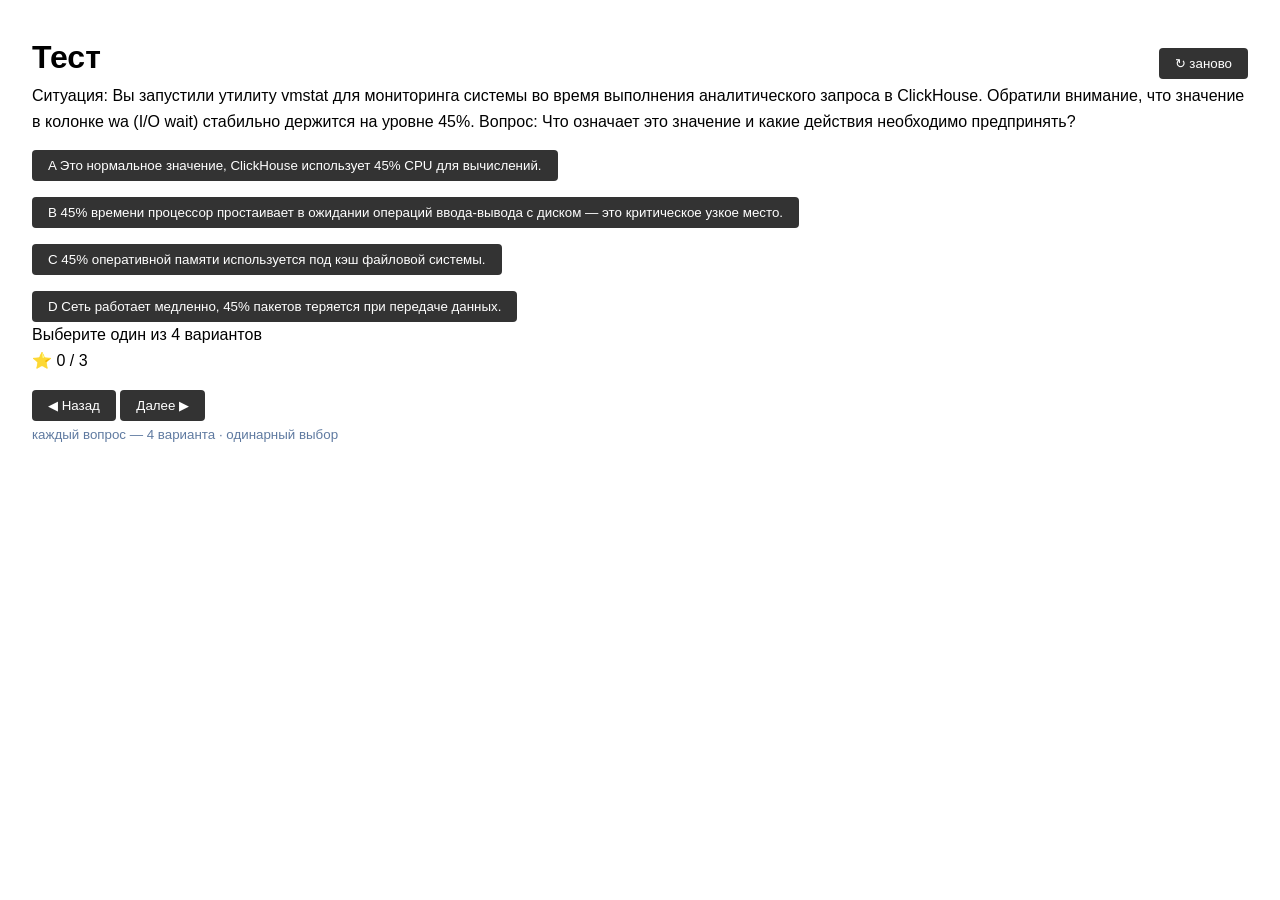
<file: m2test.html>
<!DOCTYPE html>
<html lang="en">
<head>
    <meta charset="UTF-8">
    <meta name="viewport" content="width=device-width, initial-scale=1.0">
    <title>My Single Page App</title>
    <link rel="stylesheet" href="style.css">
</head>
    <div class="quiz-container" id="quizApp">
        <div style="display: flex; justify-content: space-between; align-items: baseline;">
            <h1>Тест </h1>
            <button class="restart-btn" id="restartHeadBtn" title="начать заново">↻ заново</button>
        </div>

        <!-- главная панель с вопросом и вариантами -->
        <div class="question-panel">
            <div class="question-text" id="questionDisplay">Загрузка...</div>
            <div class="options-grid" id="optionsContainer"></div>
        </div>

        <!-- фидбек + очки + навигация -->
        <div class="feedback-bar">
            <div class="message-box" id="feedbackMessage">Выберите вариант</div>
            <div class="score-badge" id="scoreDisplay">⭐ <span id="scoreValue">0</span> / <span id="totalQuestions">0</span></div>
        </div>

        <div class="nav-buttons">
            <button class="secondary" id="prevBtn" disabled>◀ Назад</button>
            <button class="primary" id="nextBtn" disabled>Далее ▶</button>
        </div>
        <footer>
            <small style="color:#385a8a; opacity:0.8;">каждый вопрос — 4 варианта · одинарный выбор</small>
        </footer>
    </div>
    <script src="m2script.js"></script>
</file>
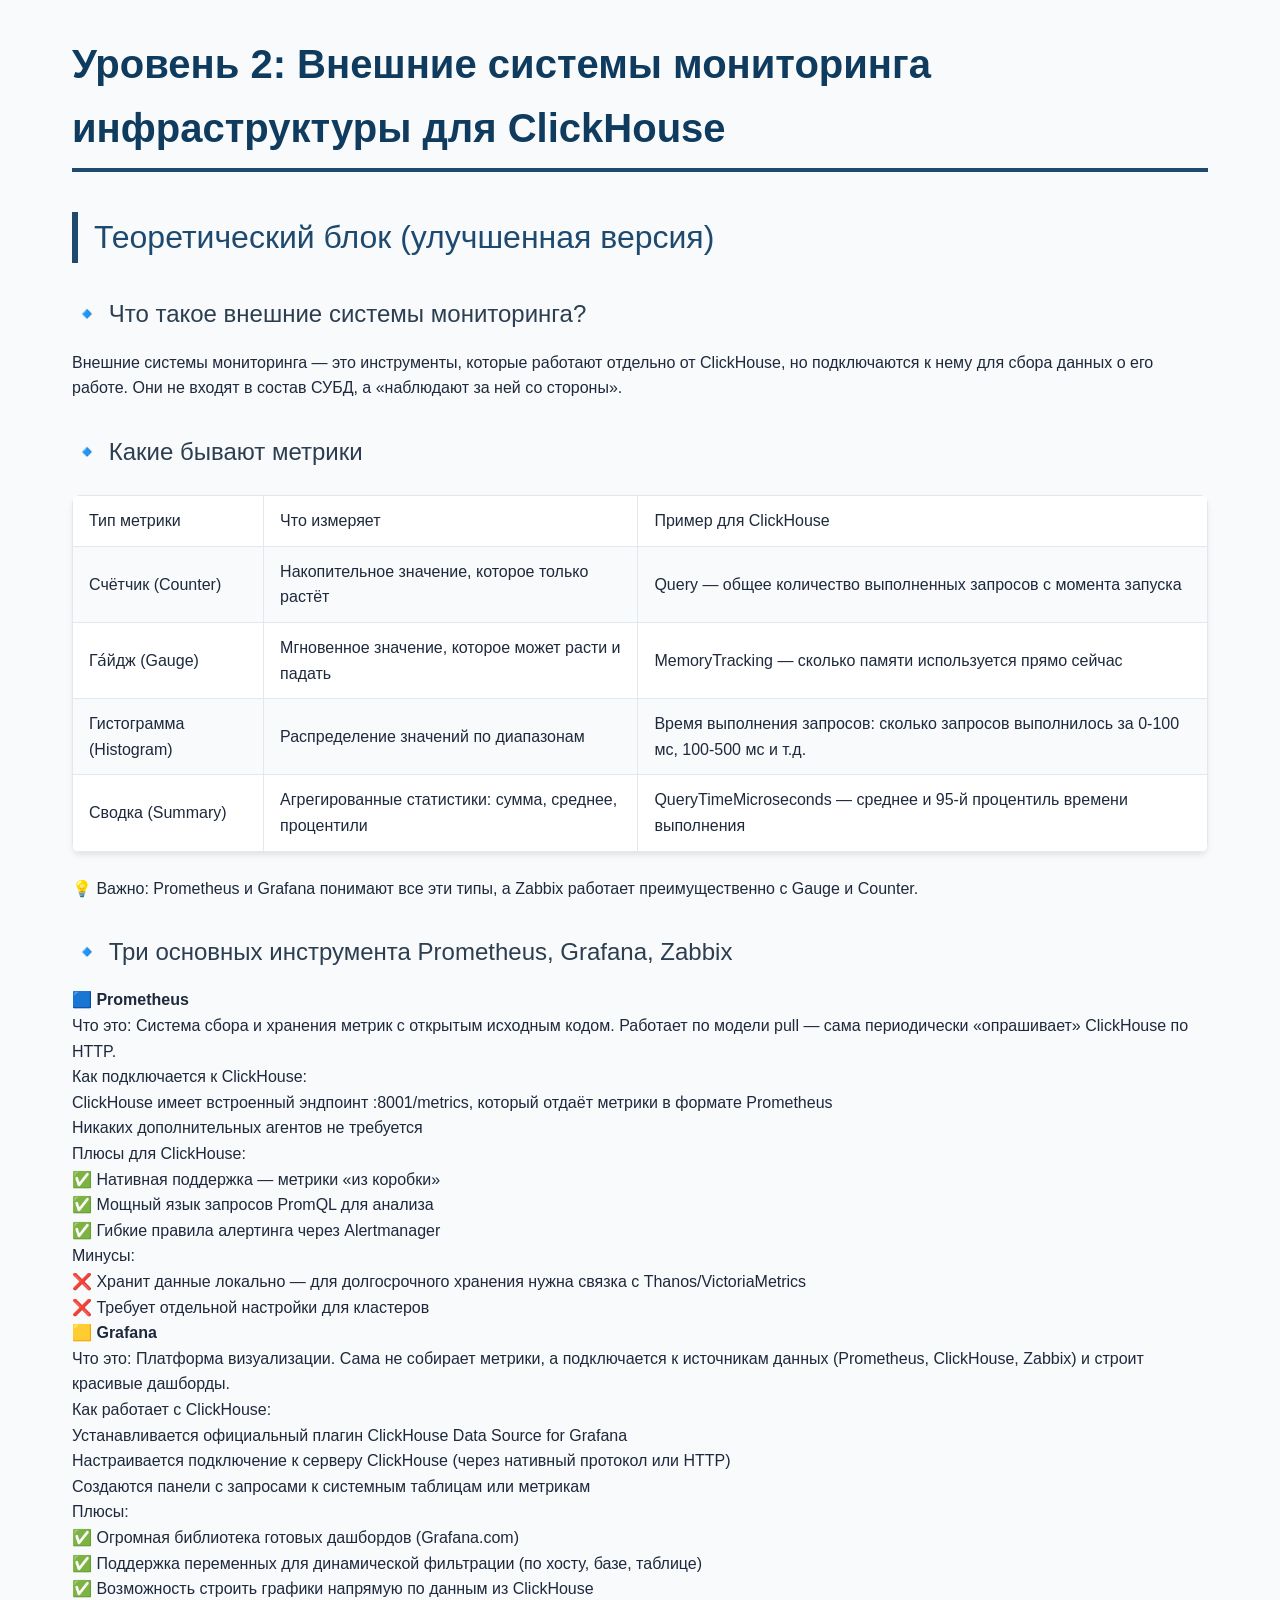
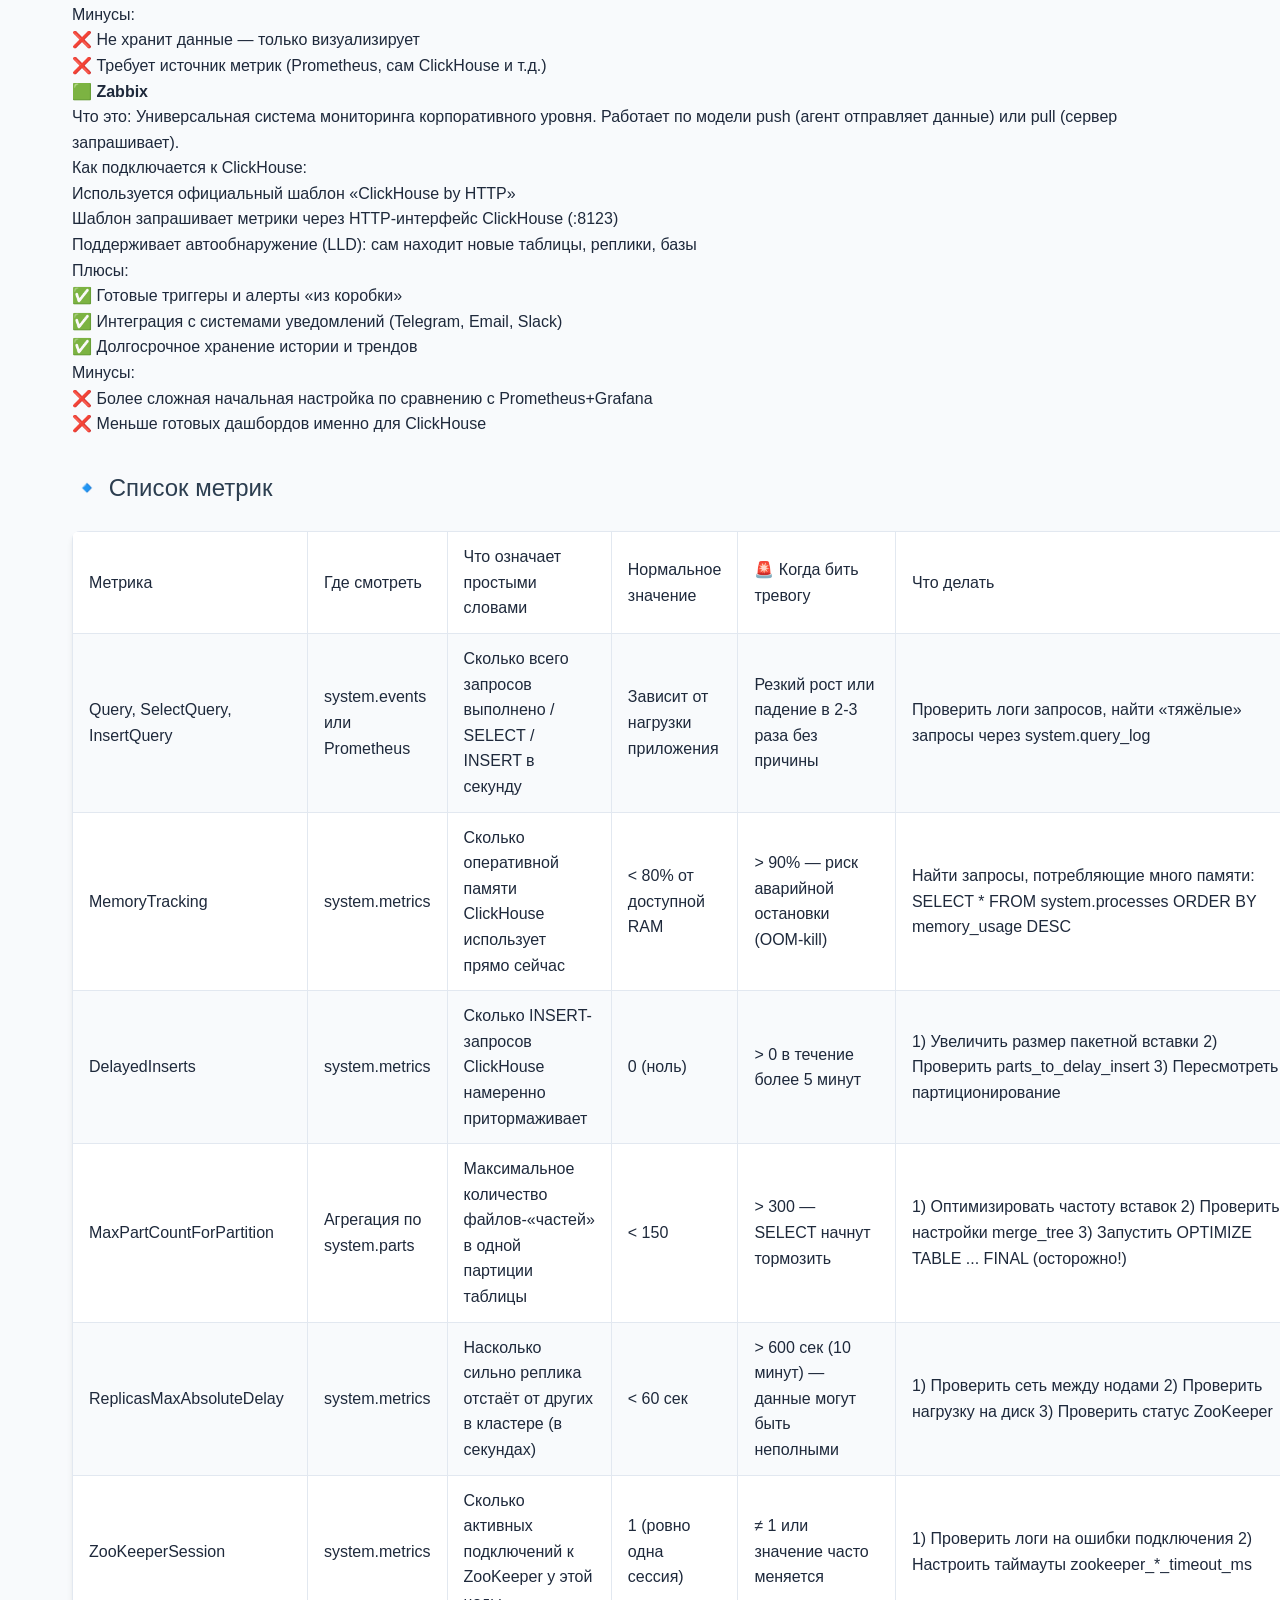
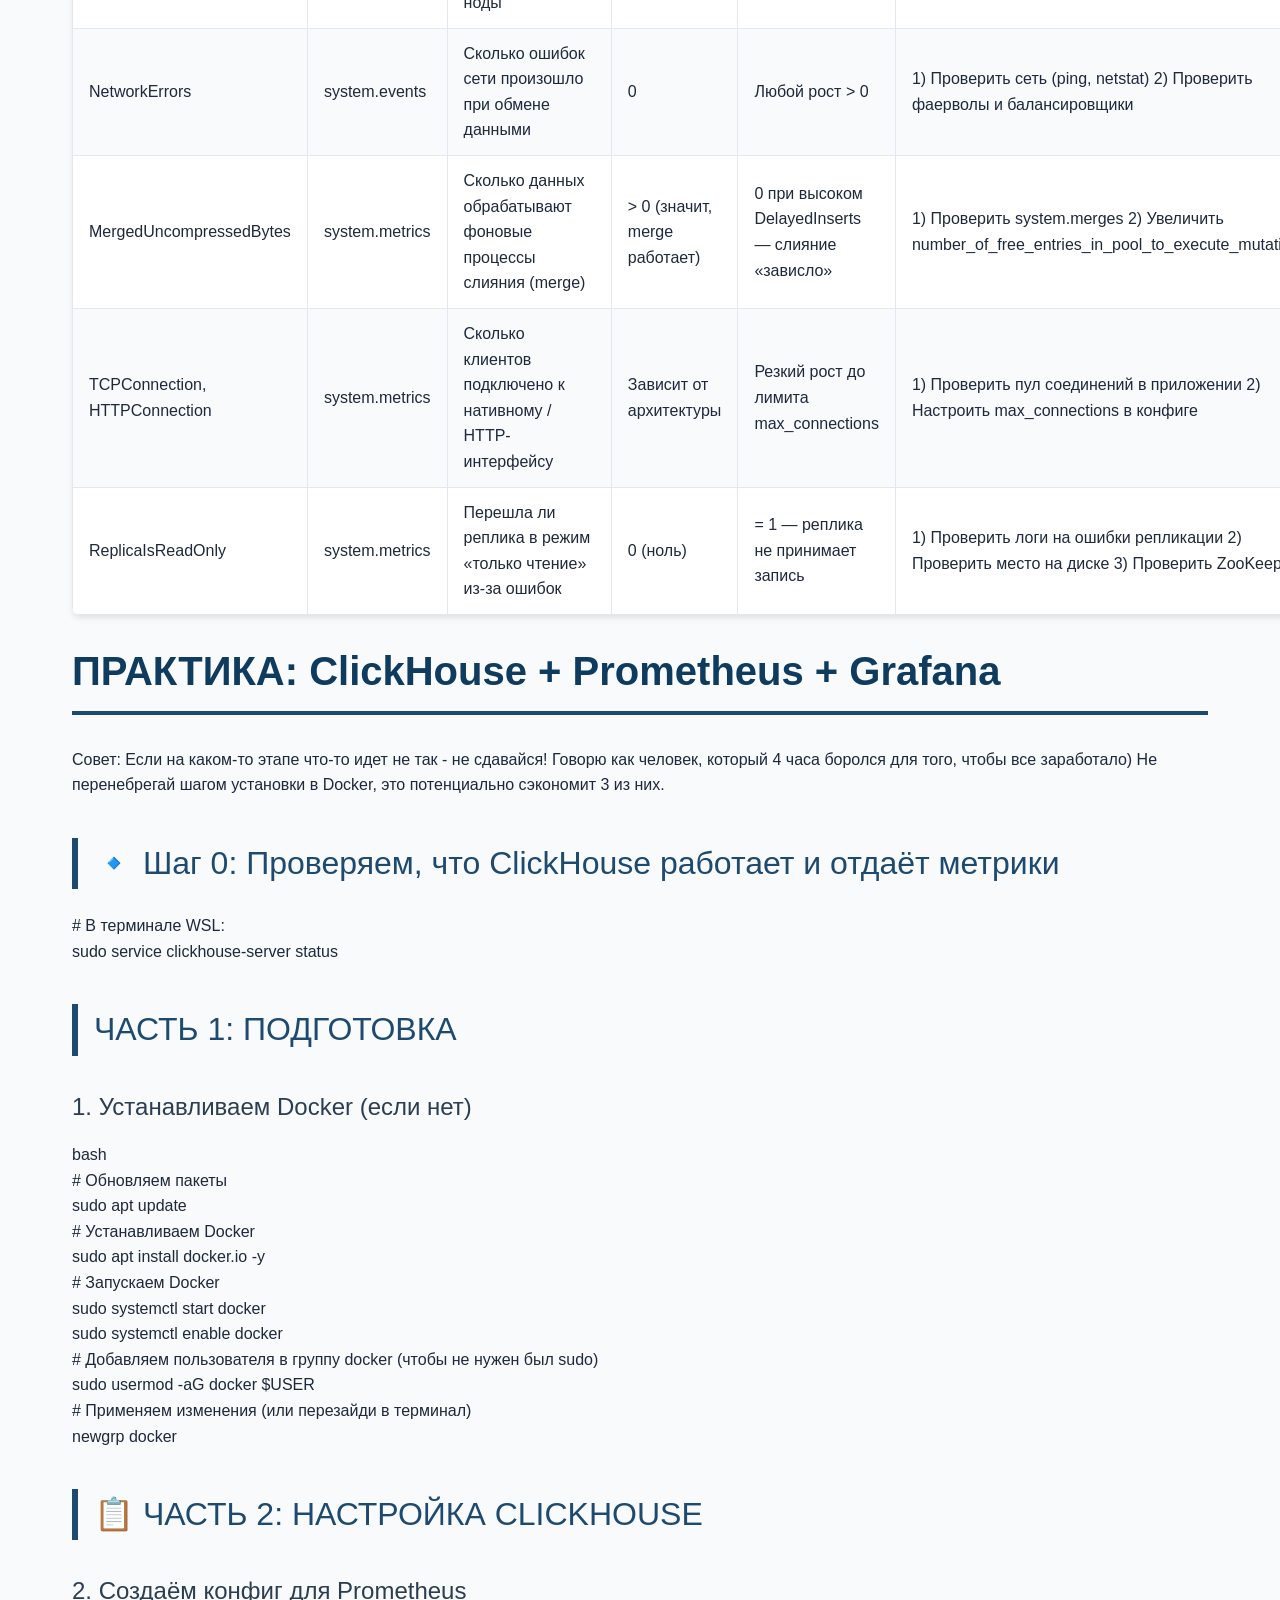
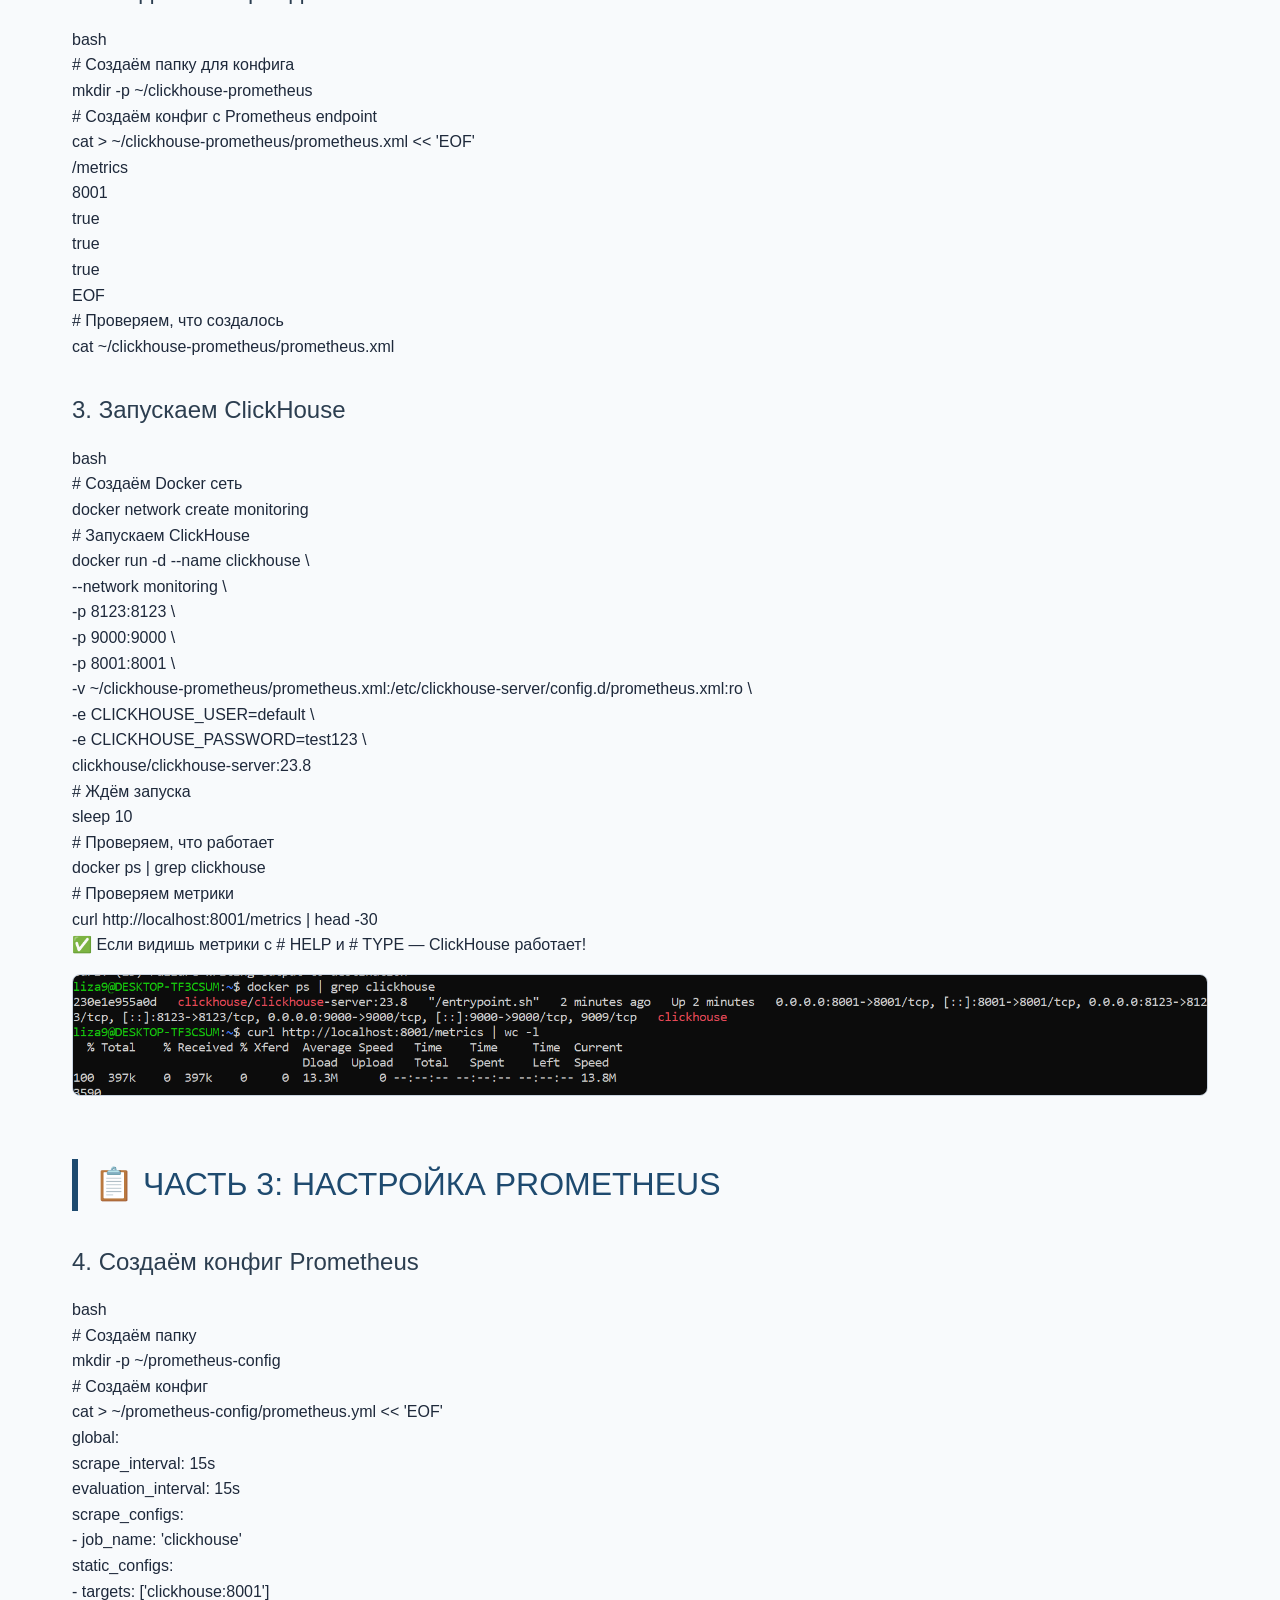
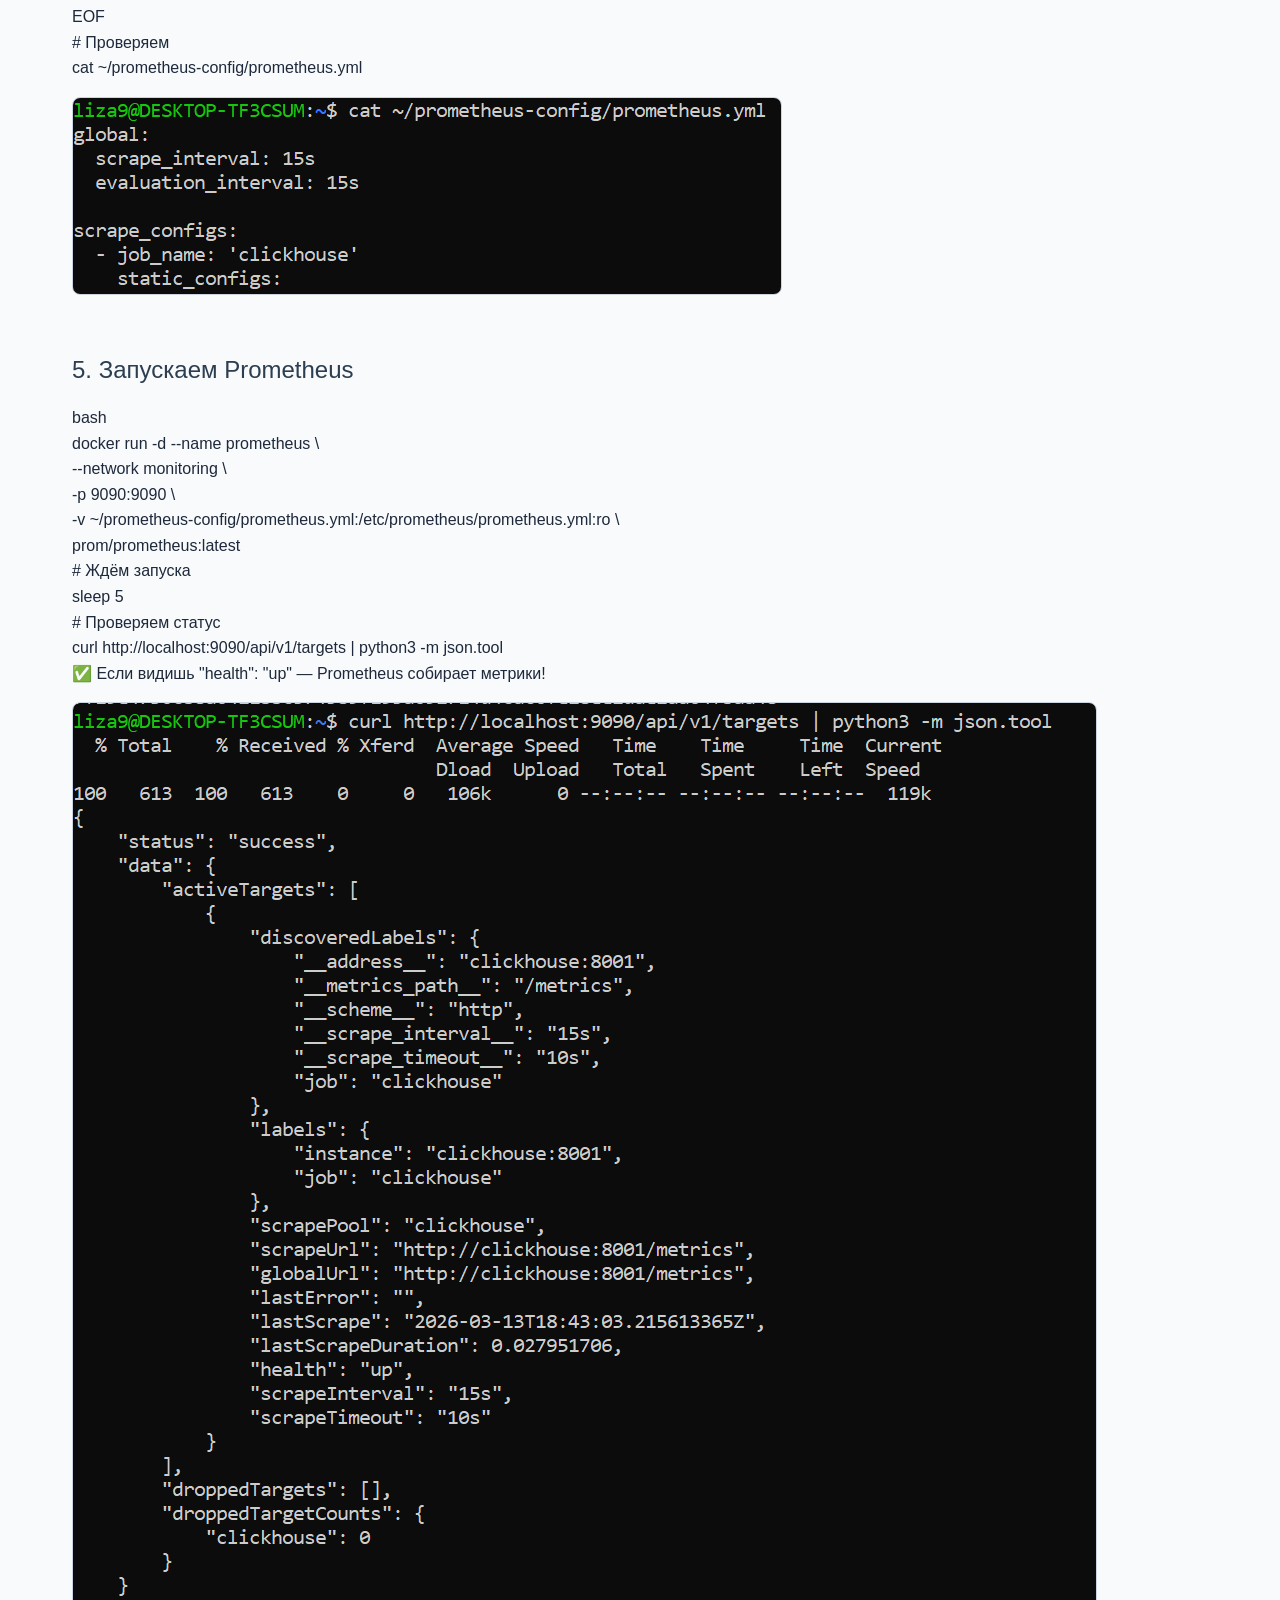
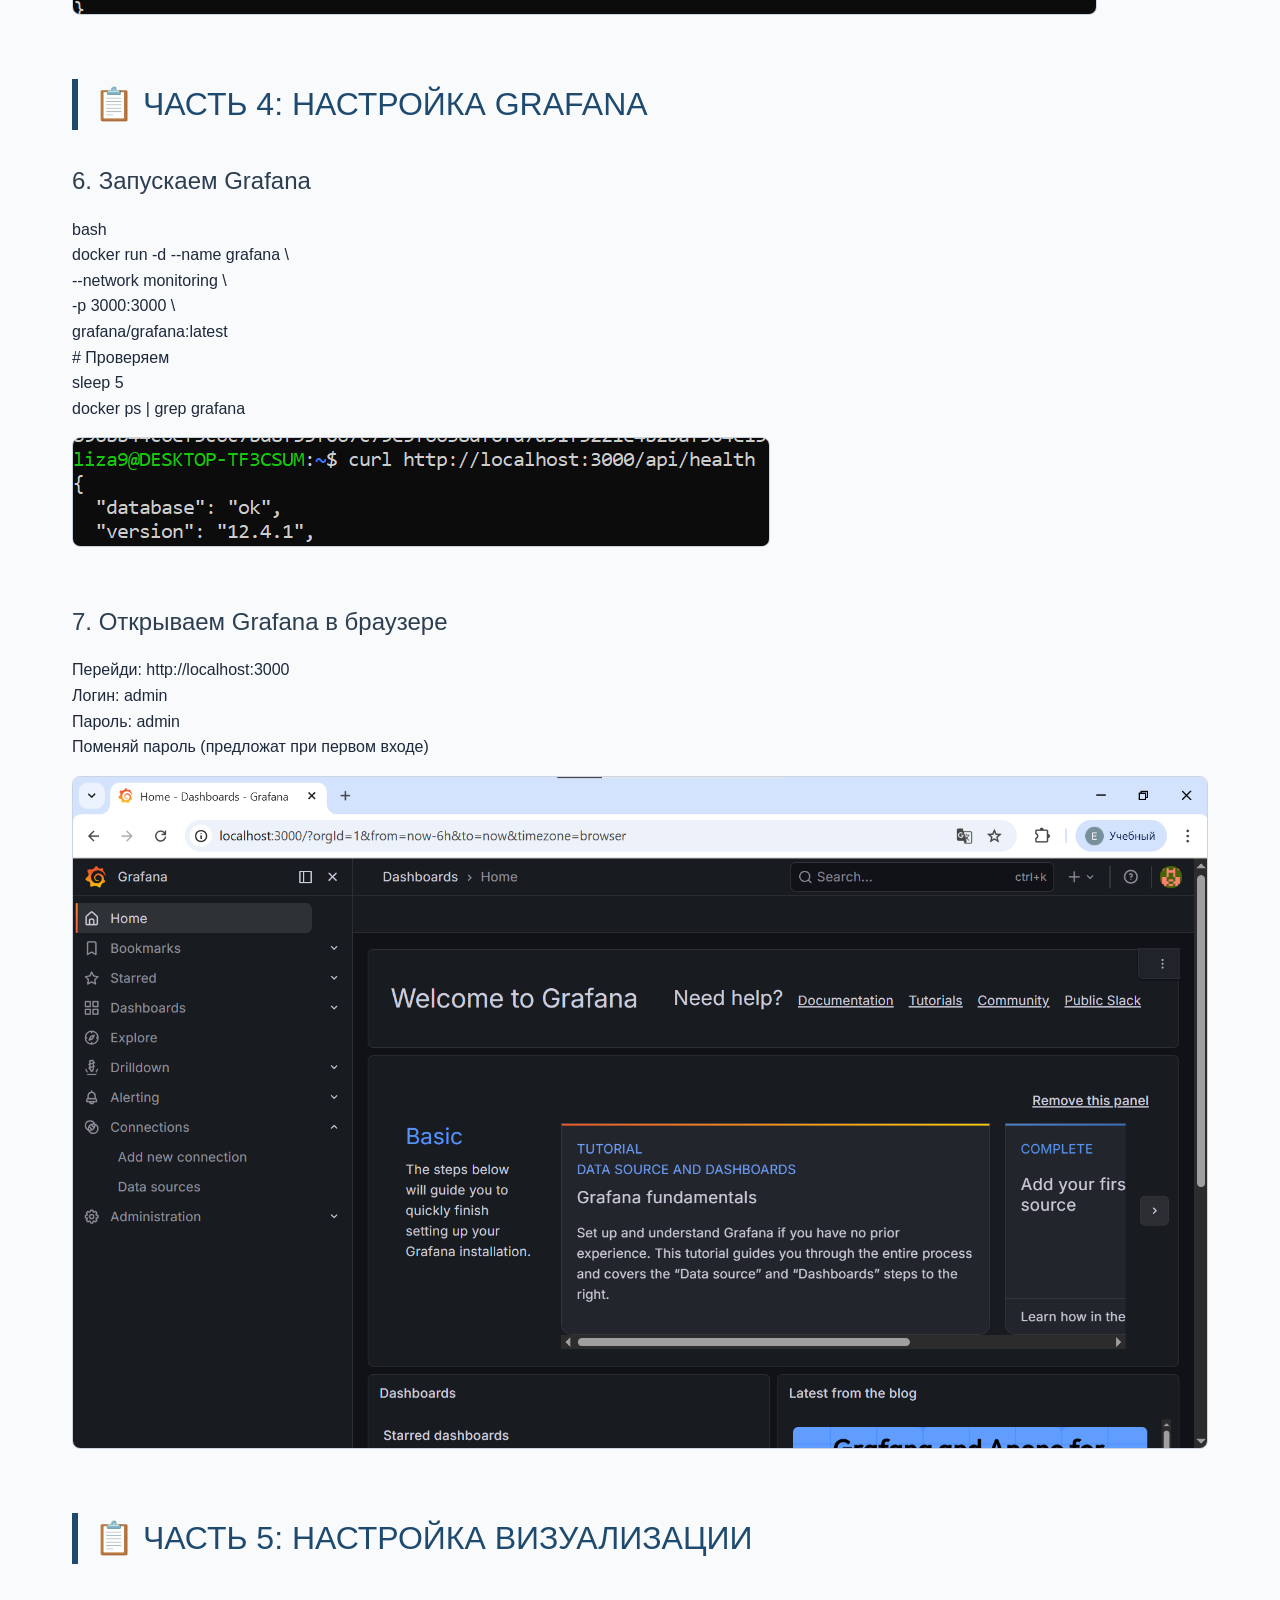
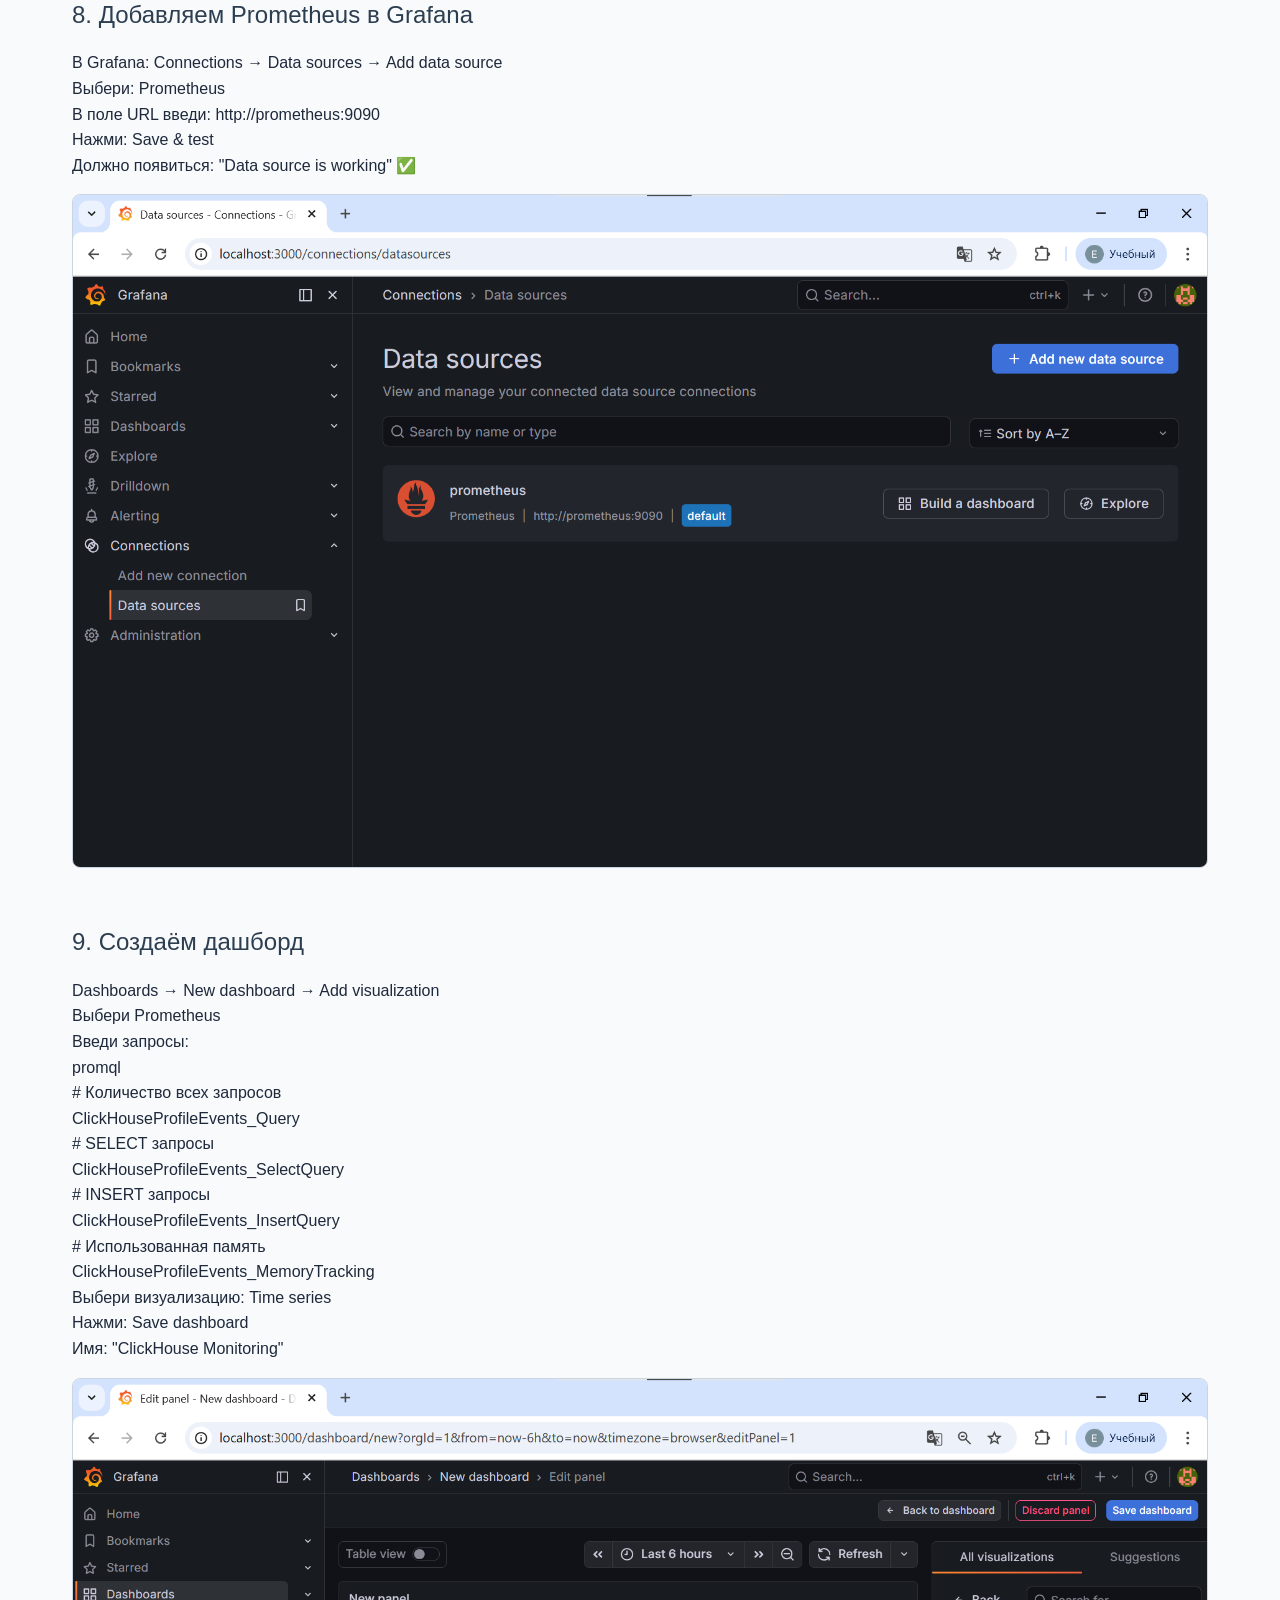
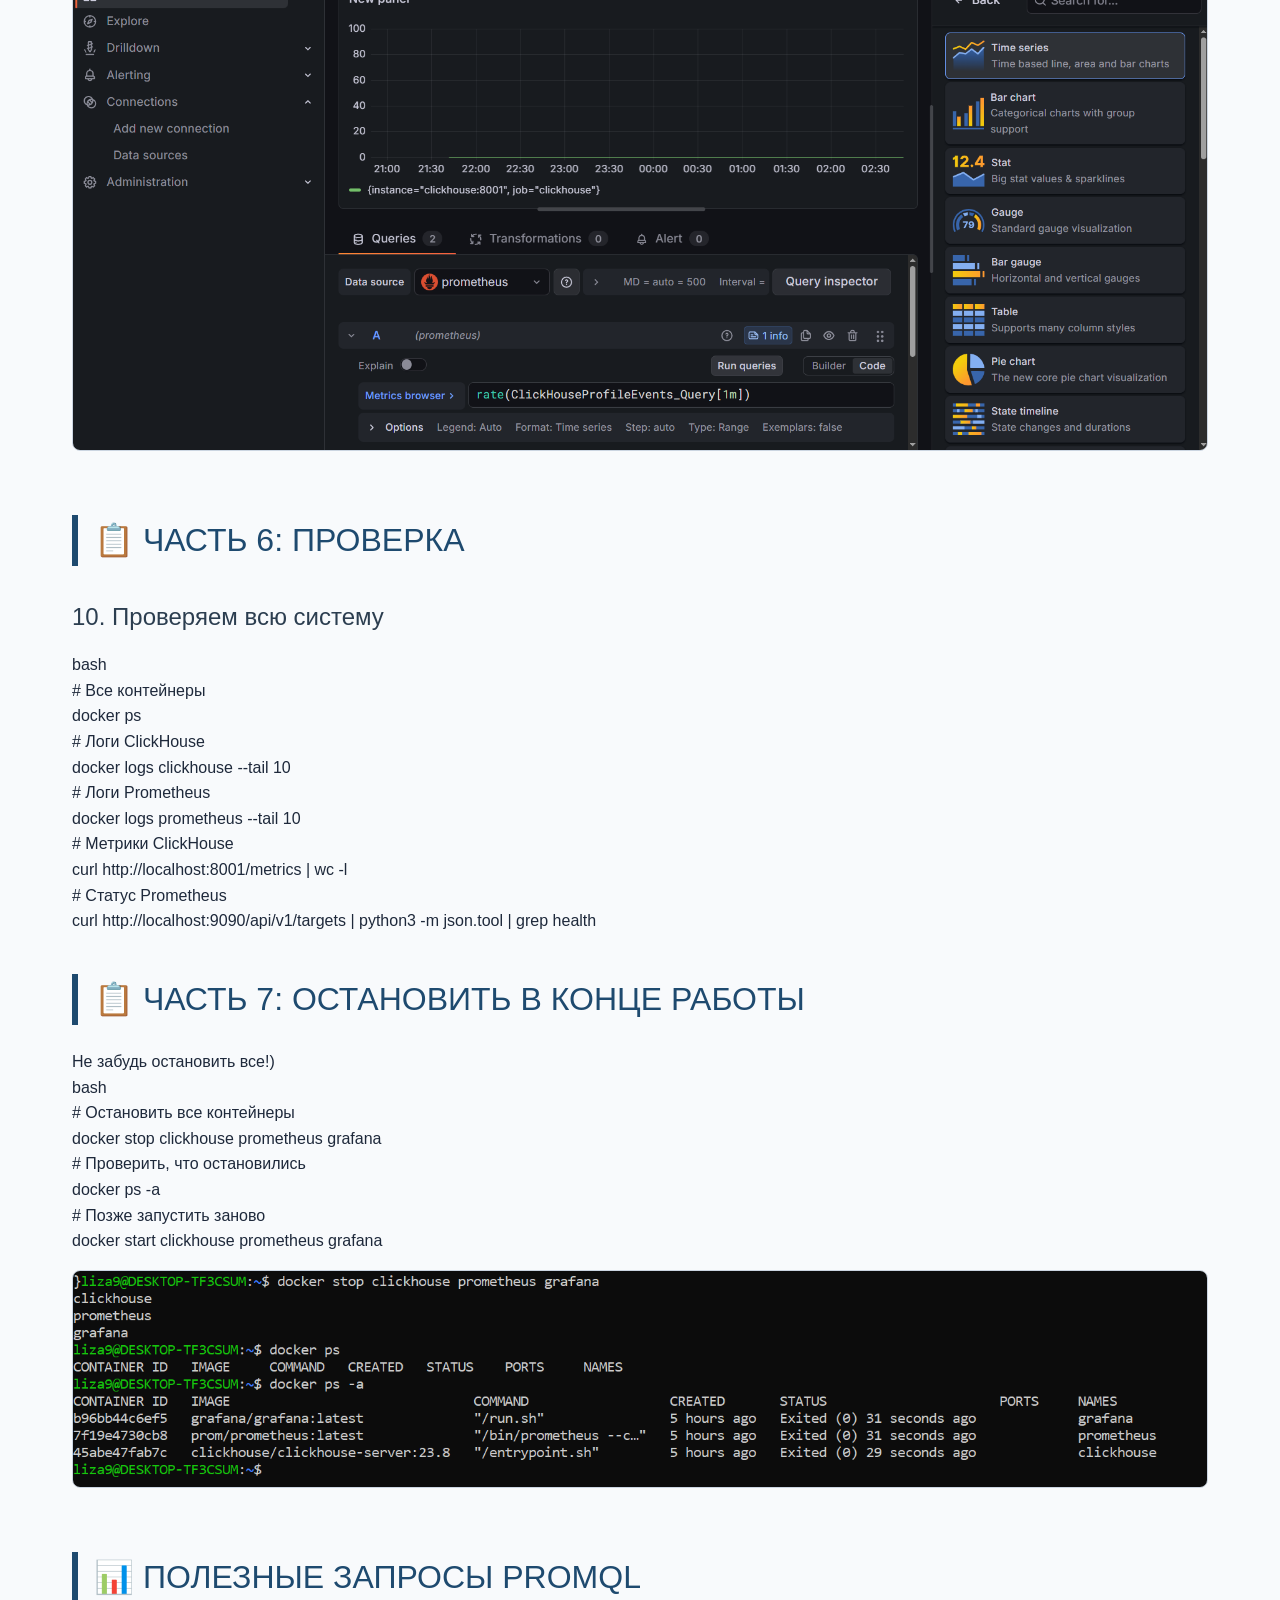
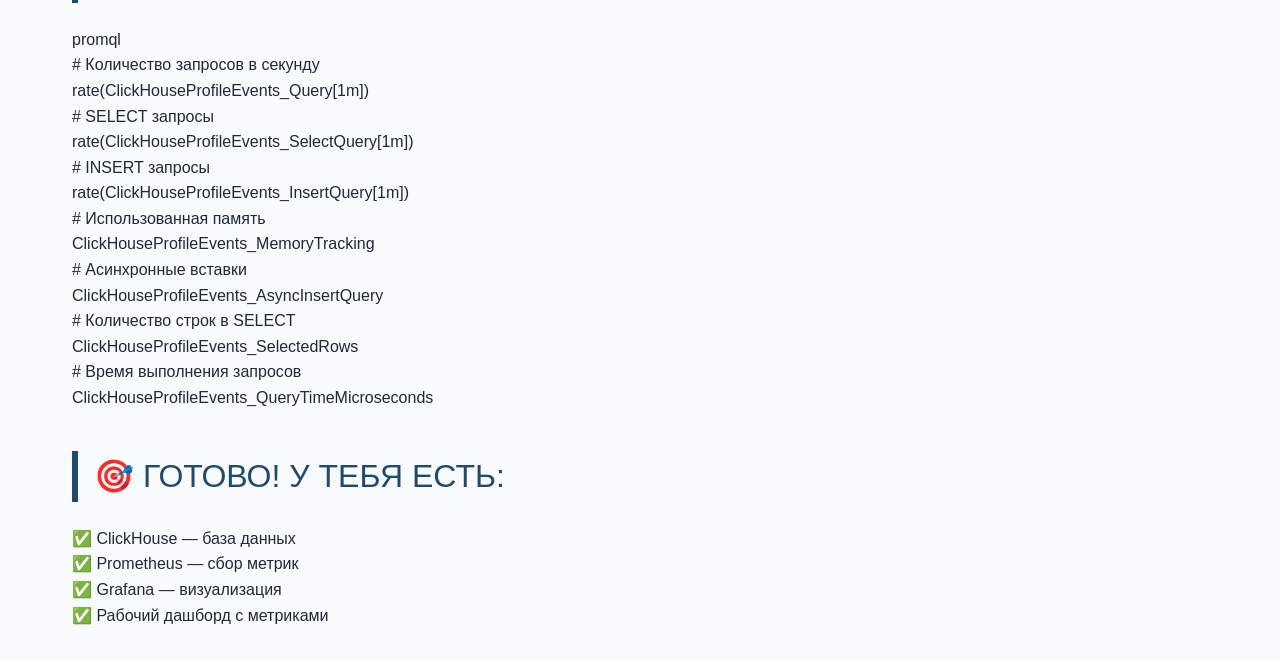
<file: m3.html>
<!DOCTYPE html>
<html lang="ru">
<head>
    <meta charset="UTF-8">
    <meta name="viewport" content="width=device-width, initial-scale=1.0">
    <title>ClickHouse: Уровень 2</title>
    <style>
        * {
            margin: 0;
            padding: 0;
            box-sizing: border-box;
        }
        body {
            font-family: -apple-system, BlinkMacSystemFont, 'Segoe UI', Roboto, 'Helvetica Neue', Arial, sans-serif;
            line-height: 1.6;
            color: #1e293b;
            max-width: 1200px;
            margin: 0 auto;
            padding: 2rem;
            background-color: #f8fafc;
        }
        h1 {
            font-size: 2.5rem;
            color: #0f3b5e;
            border-bottom: 4px solid #1e4a6f;
            padding-bottom: 0.5rem;
            margin-bottom: 2rem;
            font-weight: 600;
        }
        h2 {
            font-size: 2rem;
            color: #1e4a6f;
            margin-top: 2.5rem;
            margin-bottom: 1.5rem;
            font-weight: 500;
            border-left: 6px solid #1e4a6f;
            padding-left: 1rem;
        }
        h3 {
            font-size: 1.5rem;
            color: #2c3e50;
            margin-top: 2rem;
            margin-bottom: 1rem;
            font-weight: 500;
        }
        .theory-block {
            background-color: #f1f5f9;
            border-radius: 1rem;
            padding: 1.5rem;
            margin: 1.5rem 0;
            border-left: 6px solid #1e4a6f;
        }
        table {
            width: 100%;
            border-collapse: collapse;
            margin: 1.5rem 0;
            background-color: white;
            border-radius: 0.5rem;
            overflow: hidden;
            box-shadow: 0 4px 6px -1px rgba(0, 0, 0, 0.1);
        }
        th {
            background-color: #1e4a6f;
            color: white;
            font-weight: 600;
            padding: 0.75rem 1rem;
            text-align: left;
        }
        td {
            padding: 0.75rem 1rem;
            border: 1px solid #e2e8f0;
        }
        tr:nth-child(even) {
            background-color: #f8fafc;
        }
        .mark {
            background-color: #1e293b;
            color: #e2e8f0;
            font-family: 'Courier New', Courier, monospace;
            padding: 0.25rem 0.5rem;
            border-radius: 0.375rem;
            font-size: 0.9rem;
        }
        pre {
            background-color: #1e293b;
            color: #e2e8f0;
            padding: 1rem;
            border-radius: 0.5rem;
            overflow-x: auto;
            font-family: 'Courier New', Courier, monospace;
            margin: 1rem 0;
        }
        .question-box {
            background-color: #fef3c7;
            border-radius: 0.5rem;
            padding: 1.5rem;
            margin: 1.5rem 0;
            border-left: 6px solid #d97706;
        }
        .answer {
            background-color: #d1fae5;
            border-radius: 0.5rem;
            padding: 1rem 1.5rem;
            margin: 1rem 0;
            border-left: 6px solid #059669;
        }
        .checklist {
            background-color: #e0f2fe;
            border-radius: 1rem;
            padding: 1.5rem;
            margin: 2rem 0;
            border: 2px dashed #0284c7;
        }
        .checklist ul {
            list-style-type: none;
        }
        .checklist li {
            margin: 0.5rem 0;
            padding-left: 1.5rem;
            position: relative;
        }
        .checklist li::before {
            content: "✓";
            color: #0284c7;
            font-weight: bold;
            position: absolute;
            left: 0;
        }
        img {
            max-width: 100%;
            height: auto;
            border-radius: 0.5rem;
            border: 1px solid #cbd5e1;
            margin: 1rem 0;
        }
        .warning {
            color: #b91c1c;
            font-weight: 600;
        }
        .note {
            color: #1e4a6f;
            font-weight: 500;
        }
    </style>
</head>

<body>
    <h1>Уровень 2: Внешние системы мониторинга инфраструктуры для ClickHouse</h1>
    <h2>Теоретический блок (улучшенная версия)</h2>
    <h3>🔹 Что такое внешние системы мониторинга?</h3>
    <p>Внешние системы мониторинга — это инструменты, которые работают отдельно от ClickHouse, но подключаются к нему
        для сбора данных о его работе. Они не входят в состав СУБД, а «наблюдают за ней со стороны».</p>
    <h3>🔹 Какие бывают метрики</h3>
    <table>
        <tr>
            <td>Тип метрики</td>
            <td>Что измеряет</td>
            <td>Пример для ClickHouse</td>
        </tr>
        <tr>
            <td>Счётчик (Counter)</td>
            <td>Накопительное значение, которое только растёт</td>
            <td>Query — общее количество выполненных запросов с момента запуска</td>
        </tr>
        <tr>
            <td>Га́йдж (Gauge)</td>
            <td>Мгновенное значение, которое может расти и падать</td>
            <td>MemoryTracking — сколько памяти используется прямо сейчас</td>
        </tr>
        <tr>
            <td>Гистограмма (Histogram)</td>
            <td>Распределение значений по диапазонам</td>
            <td>Время выполнения запросов: сколько запросов выполнилось за 0-100 мс, 100-500 мс и т.д.
            </td>
        </tr>
        <tr>
            <td>Сводка (Summary)</td>
            <td>Агрегированные статистики: сумма, среднее, процентили</td>
            <td>QueryTimeMicroseconds — среднее и 95-й процентиль времени выполнения</td>
        </tr>
    </table>
    <p>💡 Важно: Prometheus и Grafana понимают все эти типы, а Zabbix работает преимущественно с Gauge и Counter.</p>
    <h3>🔹 Три основных инструмента Prometheus, Grafana, Zabbix</h3>
    <h4>🟦 Prometheus</h4>
    <p>Что это: Система сбора и хранения метрик с открытым исходным кодом. Работает по модели pull — сама периодически
        «опрашивает» ClickHouse по HTTP.</p>
    <p>Как подключается к ClickHouse:</p>
    <p>ClickHouse имеет встроенный эндпоинт :8001/metrics, который отдаёт метрики в формате Prometheus</p>
    <p>Никаких дополнительных агентов не требуется</p>
    <p>Плюсы для ClickHouse:</p>
    <p>✅ Нативная поддержка — метрики «из коробки»</p>
    <p>✅ Мощный язык запросов PromQL для анализа</p>
    <p>✅ Гибкие правила алертинга через Alertmanager</p>
    <p>Минусы:</p>
    <p>❌ Хранит данные локально — для долгосрочного хранения нужна связка с Thanos/VictoriaMetrics</p>
    <p>❌ Требует отдельной настройки для кластеров</p>
    <h4>🟨 Grafana</h4>
    <p>Что это: Платформа визуализации. Сама не собирает метрики, а подключается к источникам данных (Prometheus,
        ClickHouse, Zabbix) и строит красивые дашборды.</p>
    <p>Как работает с ClickHouse:</p>
    <p>Устанавливается официальный плагин ClickHouse Data Source for Grafana</p>
    <p>Настраивается подключение к серверу ClickHouse (через нативный протокол или HTTP)</p>
    <p>Создаются панели с запросами к системным таблицам или метрикам</p>
    <p>Плюсы:</p>
    <p>✅ Огромная библиотека готовых дашбордов (Grafana.com)</p>
    <p>✅ Поддержка переменных для динамической фильтрации (по хосту, базе, таблице)</p>
    <p>✅ Возможность строить графики напрямую по данным из ClickHouse</p>
    <p>Минусы:</p>
    <p>❌ Не хранит данные — только визуализирует</p>
    <p>❌ Требует источник метрик (Prometheus, сам ClickHouse и т.д.)</p>
    <h4>🟩 Zabbix</h4>
    <p>Что это: Универсальная система мониторинга корпоративного уровня. Работает по модели push (агент отправляет
        данные) или pull (сервер запрашивает).</p>
    <p>Как подключается к ClickHouse:</p>
    <p>Используется официальный шаблон «ClickHouse by HTTP»</p>
    <p>Шаблон запрашивает метрики через HTTP-интерфейс ClickHouse (:8123)</p>
    <p>Поддерживает автообнаружение (LLD): сам находит новые таблицы, реплики, базы</p>
    <p>Плюсы:</p>
    <p>✅ Готовые триггеры и алерты «из коробки»</p>
    <p>✅ Интеграция с системами уведомлений (Telegram, Email, Slack)</p>
    <p>✅ Долгосрочное хранение истории и трендов</p>
    <p>Минусы:</p>
    <p>❌ Более сложная начальная настройка по сравнению с Prometheus+Grafana</p>
    <p>❌ Меньше готовых дашбордов именно для ClickHouse</p>
    <h3>🔹 Список метрик</h3>
    <table>
        <tr>
            <td>Метрика</td>
            <td>Где смотреть</td>
            <td>Что означает простыми словами</td>
            <td>Нормальное значение</td>
            <td>🚨 Когда бить тревогу</td>
            <td>Что делать</td>
        </tr>
        <tr>
            <td>Query, SelectQuery, InsertQuery</td>
            <td>system.events или Prometheus</td>
            <td>Сколько всего запросов выполнено / SELECT / INSERT в секунду</td>
            <td>Зависит от нагрузки приложения</td>
            <td>Резкий рост или падение в 2-3 раза без причины</td>
            <td>Проверить логи запросов, найти «тяжёлые» запросы через system.query_log</td>
        </tr>
        <tr>
            <td>MemoryTracking</td>
            <td>system.metrics</td>
            <td>Сколько оперативной памяти ClickHouse использует прямо сейчас</td>
            <td>
                < 80% от доступной RAM</td>
            <td>> 90% — риск аварийной остановки (OOM-kill)</td>
            <td>Найти запросы, потребляющие много памяти: SELECT * FROM system.processes ORDER BY
                memory_usage DESC</td>
        </tr>
        <tr>
            <td>DelayedInserts</td>
            <td>system.metrics</td>
            <td>Сколько INSERT-запросов ClickHouse намеренно притормаживает</td>
            <td>0 (ноль)</td>
            <td>> 0 в течение более 5 минут</td>
            <td>1) Увеличить размер пакетной вставки 2) Проверить parts_to_delay_insert 3) Пересмотреть
                партиционирование</td>
        </tr>
        <tr>
            <td>MaxPartCountForPartition</td>
            <td>Агрегация по system.parts</td>
            <td>Максимальное количество файлов-«частей» в одной партиции таблицы</td>
            <td>
                < 150</td>
            <td>> 300 — SELECT начнут тормозить</td>
            <td>1) Оптимизировать частоту вставок 2) Проверить настройки merge_tree 3) Запустить
                OPTIMIZE TABLE ... FINAL (осторожно!)</td>
        </tr>
        <tr>
            <td>ReplicasMaxAbsoluteDelay</td>
            <td>system.metrics</td>
            <td>Насколько сильно реплика отстаёт от других в кластере (в секундах)</td>
            <td>
                < 60 сек</td>
            <td>> 600 сек (10 минут) — данные могут быть неполными</td>
            <td>1) Проверить сеть между нодами 2) Проверить нагрузку на диск 3) Проверить статус
                ZooKeeper</td>
        </tr>
        <tr>
            <td>ZooKeeperSession</td>
            <td>system.metrics</td>
            <td>Сколько активных подключений к ZooKeeper у этой ноды</td>
            <td>1 (ровно одна сессия)</td>
            <td>≠ 1 или значение часто меняется</td>
            <td>1) Проверить логи на ошибки подключения 2) Настроить таймауты zookeeper_*_timeout_ms
            </td>
        </tr>
        <tr>
            <td>NetworkErrors</td>
            <td>system.events</td>
            <td>Сколько ошибок сети произошло при обмене данными</td>
            <td>0</td>
            <td>Любой рост > 0</td>
            <td>1) Проверить сеть (ping, netstat) 2) Проверить фаерволы и балансировщики</td>
        </tr>
        <tr>
            <td>MergedUncompressedBytes</td>
            <td>system.metrics</td>
            <td>Сколько данных обрабатывают фоновые процессы слияния (merge)</td>
            <td>> 0 (значит, merge работает)</td>
            <td>0 при высоком DelayedInserts — слияние «зависло»</td>
            <td>1) Проверить system.merges 2) Увеличить
                number_of_free_entries_in_pool_to_execute_mutation</td>
        </tr>
        <tr>
            <td>TCPConnection, HTTPConnection</td>
            <td>system.metrics</td>
            <td>Сколько клиентов подключено к нативному / HTTP-интерфейсу</td>
            <td>Зависит от архитектуры</td>
            <td>Резкий рост до лимита max_connections</td>
            <td>1) Проверить пул соединений в приложении 2) Настроить max_connections в конфиге</td>
        </tr>
        <tr>
            <td>ReplicaIsReadOnly</td>
            <td>system.metrics</td>
            <td>Перешла ли реплика в режим «только чтение» из-за ошибок</td>
            <td>0 (ноль)</td>
            <td>= 1 — реплика не принимает запись</td>
            <td>1) Проверить логи на ошибки репликации 2) Проверить место на диске 3) Проверить
                ZooKeeper</td>
        </tr>
    </table>
    <h1>ПРАКТИКА: ClickHouse + Prometheus + Grafana</h1>
    <p>Совет: Если на каком-то этапе что-то идет не так - не сдавайся! Говорю как человек, который 4 часа боролся для
        того, чтобы все заработало) Не перенебрегай шагом установки в Docker, это потенциально сэкономит 3 из них.</p>
    <h2>🔹 Шаг 0: Проверяем, что ClickHouse работает и отдаёт метрики</h2>
    <p># В терминале WSL:</p>
    <p>sudo service clickhouse-server status</p>
    <h2>ЧАСТЬ 1: ПОДГОТОВКА</h2>
    <h3>1. Устанавливаем Docker (если нет)</h3>
    <p>bash</p>
    <p># Обновляем пакеты</p>
    <p>sudo apt update</p>
    <p># Устанавливаем Docker</p>
    <p>sudo apt install docker.io -y</p>
    <p># Запускаем Docker</p>
    <p>sudo systemctl start docker</p>
    <p>sudo systemctl enable docker</p>
    <p># Добавляем пользователя в группу docker (чтобы не нужен был sudo)</p>
    <p>sudo usermod -aG docker $USER</p>
    <p># Применяем изменения (или перезайди в терминал)</p>
    <p>newgrp docker</p>
    <h2>📋 ЧАСТЬ 2: НАСТРОЙКА CLICKHOUSE</h2>
    <h3>2. Создаём конфиг для Prometheus</h3>
    <p>bash</p>
    <p># Создаём папку для конфига</p>
    <p>mkdir -p ~/clickhouse-prometheus</p>
    <p># Создаём конфиг с Prometheus endpoint</p>
    <p>cat > ~/clickhouse-prometheus/prometheus.xml << 'EOF' </p>
            <p>
                <clickhouse>
            </p>
            <p>
                <prometheus>
            </p>
            <p>
                <endpoint>/metrics</endpoint>
            </p>
            <p>
                <port>8001</port>
            </p>
            <p>
                <metrics>true</metrics>
            </p>
            <p>
                <events>true</events>
            </p>
            <p>
                <asynchronous_metrics>true</asynchronous_metrics>
            </p>
            <p>
                </prometheus>
            </p>
            <p>
                </clickhouse>
            </p>
            <p>EOF</p>
            <p># Проверяем, что создалось</p>
            <p>cat ~/clickhouse-prometheus/prometheus.xml</p>
            <h3>3. Запускаем ClickHouse</h3>
            <p>bash</p>
            <p># Создаём Docker сеть</p>
            <p>docker network create monitoring</p>
            <p># Запускаем ClickHouse</p>
            <p>docker run -d --name clickhouse \</p>
            <p> --network monitoring \</p>
            <p> -p 8123:8123 \</p>
            <p> -p 9000:9000 \</p>
            <p> -p 8001:8001 \</p>
            <p> -v ~/clickhouse-prometheus/prometheus.xml:/etc/clickhouse-server/config.d/prometheus.xml:ro \</p>
            <p> -e CLICKHOUSE_USER=default \</p>
            <p> -e CLICKHOUSE_PASSWORD=test123 \</p>
            <p> clickhouse/clickhouse-server:23.8</p>
            <p># Ждём запуска</p>
            <p>sleep 10</p>
            <p># Проверяем, что работает</p>
            <p>docker ps | grep clickhouse</p>
            <p># Проверяем метрики</p>
            <p>curl http://localhost:8001/metrics | head -30</p>
            <p>✅ Если видишь метрики с # HELP и # TYPE — ClickHouse работает!</p>

            <img src="images/2_1.png">

            <h2>📋 ЧАСТЬ 3: НАСТРОЙКА PROMETHEUS</h2>
            <h3>4. Создаём конфиг Prometheus</h3>
            <p>bash</p>
            <p># Создаём папку</p>
            <p>mkdir -p ~/prometheus-config</p>
            <p># Создаём конфиг</p>
            <p>cat > ~/prometheus-config/prometheus.yml << 'EOF' </p>
                    <p>global:</p>
                    <p> scrape_interval: 15s</p>
                    <p> evaluation_interval: 15s</p>
                    <p>scrape_configs:</p>
                    <p> - job_name: 'clickhouse'</p>
                    <p> static_configs:</p>
                    <p> - targets: ['clickhouse:8001']</p>
                    <p>EOF</p>
                    <p># Проверяем</p>
                    <p>cat ~/prometheus-config/prometheus.yml</p>
                    
                    <img src="images/2_2.png">

                    <h3>5. Запускаем Prometheus</h3>
                    <p>bash</p>
                    <p>docker run -d --name prometheus \</p>
                    <p> --network monitoring \</p>
                    <p> -p 9090:9090 \</p>
                    <p> -v ~/prometheus-config/prometheus.yml:/etc/prometheus/prometheus.yml:ro \</p>
                    <p> prom/prometheus:latest</p>
                    <p># Ждём запуска</p>
                    <p>sleep 5</p>
                    <p># Проверяем статус</p>
                    <p>curl http://localhost:9090/api/v1/targets | python3 -m json.tool</p>
                    <p>✅ Если видишь "health": "up" — Prometheus собирает метрики!</p>
                    <img src="images/2_3.png">

                    <h2>📋 ЧАСТЬ 4: НАСТРОЙКА GRAFANA</h2>
                    <h3>6. Запускаем Grafana</h3>
                    <p>bash</p>
                    <p>docker run -d --name grafana \</p>
                    <p> --network monitoring \</p>
                    <p> -p 3000:3000 \</p>
                    <p> grafana/grafana:latest</p>
                    <p># Проверяем</p>
                    <p>sleep 5</p>
                    <p>docker ps | grep grafana</p>
                    <img src="images/2_4.png">

                    <h3>7. Открываем Grafana в браузере</h3>
                    <p>Перейди: http://localhost:3000</p>
                    <p>Логин: admin</p>
                    <p>Пароль: admin</p>
                    <p>Поменяй пароль (предложат при первом входе)</p>
                    <img src="images/2_5.png">

                    <h2>📋 ЧАСТЬ 5: НАСТРОЙКА ВИЗУАЛИЗАЦИИ</h2>
                    <h3>8. Добавляем Prometheus в Grafana</h3>
                    <p>В Grafana: Connections → Data sources → Add data source</p>
                    <p>Выбери: Prometheus</p>
                    <p>В поле URL введи: http://prometheus:9090</p>
                    <p>Нажми: Save & test</p>
                    <p>Должно появиться: "Data source is working" ✅</p>
                    <img src="images/2_6.png">

                    <h3>9. Создаём дашборд</h3>
                    <p>Dashboards → New dashboard → Add visualization</p>
                    <p>Выбери Prometheus</p>
                    <p>Введи запросы:</p>
                    <p>promql</p>
                    <p># Количество всех запросов</p>
                    <p>ClickHouseProfileEvents_Query</p>
                    <p># SELECT запросы</p>
                    <p>ClickHouseProfileEvents_SelectQuery</p>
                    <p># INSERT запросы</p>
                    <p>ClickHouseProfileEvents_InsertQuery</p>
                    <p># Использованная память</p>
                    <p>ClickHouseProfileEvents_MemoryTracking</p>
                    <p>Выбери визуализацию: Time series</p>
                    <p>Нажми: Save dashboard</p>
                    <p>Имя: "ClickHouse Monitoring"</p>
                    <img src="images/2_7.png">

                    <h2>📋 ЧАСТЬ 6: ПРОВЕРКА</h2>
                    <h3>10. Проверяем всю систему</h3>
                    <p>bash</p>
                    <p># Все контейнеры</p>
                    <p>docker ps</p>
                    <p># Логи ClickHouse</p>
                    <p>docker logs clickhouse --tail 10</p>
                    <p># Логи Prometheus</p>
                    <p>docker logs prometheus --tail 10</p>
                    <p># Метрики ClickHouse</p>
                    <p>curl http://localhost:8001/metrics | wc -l</p>
                    <p># Статус Prometheus</p>
                    <p>curl http://localhost:9090/api/v1/targets | python3 -m json.tool | grep health</p>
                    <h2>📋 ЧАСТЬ 7: ОСТАНОВИТЬ В КОНЦЕ РАБОТЫ</h2>
                    <p>Не забудь остановить все!)</p>
                    <p>bash</p>
                    <p># Остановить все контейнеры</p>
                    <p>docker stop clickhouse prometheus grafana</p>
                    <p># Проверить, что остановились</p>
                    <p>docker ps -a</p>
                    <p># Позже запустить заново</p>
                    <p>docker start clickhouse prometheus grafana</p>
                    <img src="images/2_8.png">

                    <h2>📊 ПОЛЕЗНЫЕ ЗАПРОСЫ PROMQL</h2>
                    <p>promql</p>
                    <p># Количество запросов в секунду</p>
                    <p>rate(ClickHouseProfileEvents_Query[1m])</p>
                    <p># SELECT запросы</p>
                    <p>rate(ClickHouseProfileEvents_SelectQuery[1m])</p>
                    <p># INSERT запросы</p>
                    <p>rate(ClickHouseProfileEvents_InsertQuery[1m])</p>
                    <p># Использованная память</p>
                    <p>ClickHouseProfileEvents_MemoryTracking</p>
                    <p># Асинхронные вставки</p>
                    <p>ClickHouseProfileEvents_AsyncInsertQuery</p>
                    <p># Количество строк в SELECT</p>
                    <p>ClickHouseProfileEvents_SelectedRows</p>
                    <p># Время выполнения запросов</p>
                    <p>ClickHouseProfileEvents_QueryTimeMicroseconds</p>
                    <h2>🎯 ГОТОВО! У ТЕБЯ ЕСТЬ:</h2>
                    <p>✅ ClickHouse — база данных</p>
                    <p>✅ Prometheus — сбор метрик</p>
                    <p>✅ Grafana — визуализация</p>
                    <p>✅ Рабочий дашборд с метриками</p>
                    
                    
</body>

</html>
</file>
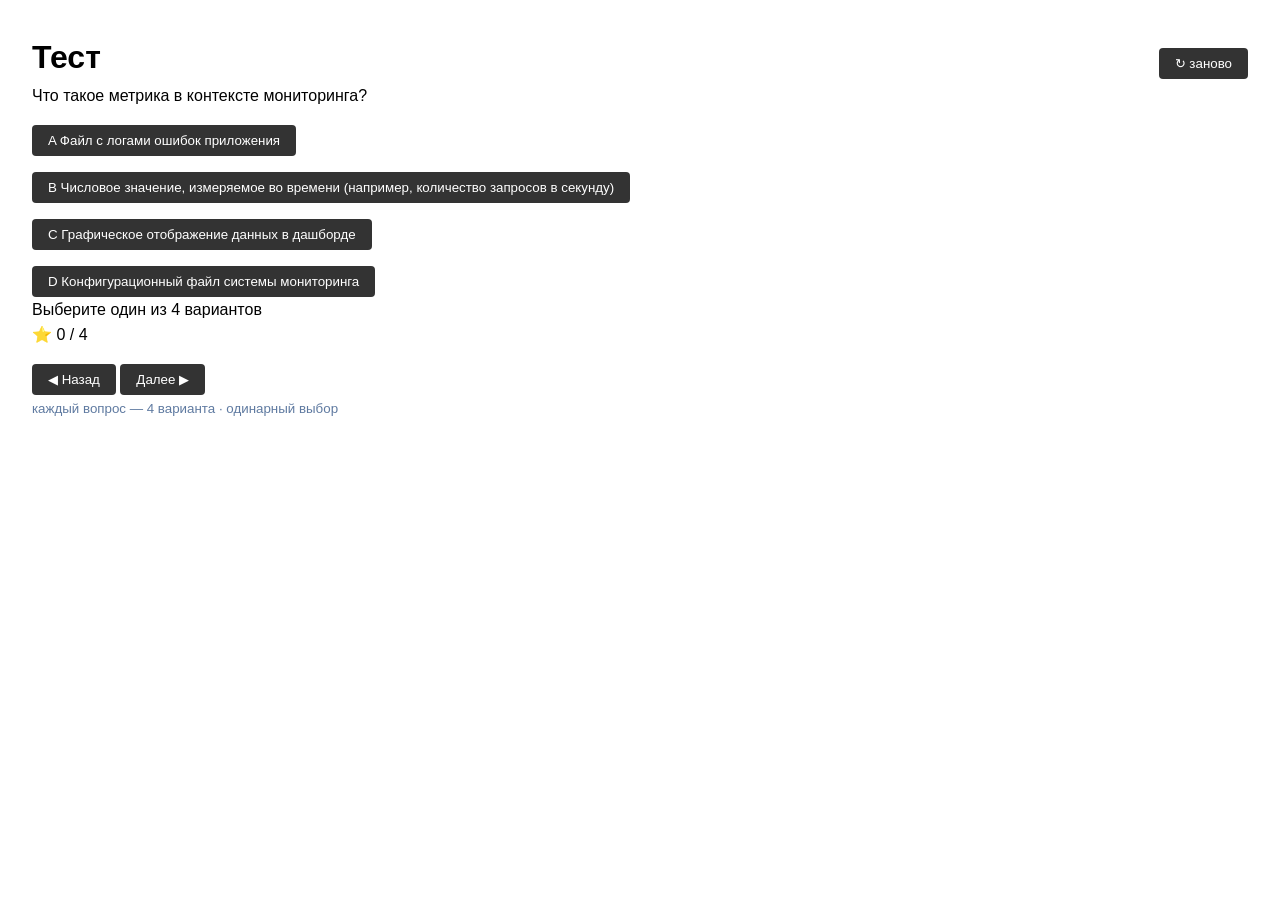
<file: m3test.html>
<!DOCTYPE html>
<html lang="en">
<head>
    <meta charset="UTF-8">
    <meta name="viewport" content="width=device-width, initial-scale=1.0">
    <title>My Single Page App</title>
    <link rel="stylesheet" href="style.css">
</head>
    <div class="quiz-container" id="quizApp">
        <div style="display: flex; justify-content: space-between; align-items: baseline;">
            <h1>Тест </h1>
            <button class="restart-btn" id="restartHeadBtn" title="начать заново">↻ заново</button>
        </div>

        <!-- главная панель с вопросом и вариантами -->
        <div class="question-panel">
            <div class="question-text" id="questionDisplay">Загрузка...</div>
            <div class="options-grid" id="optionsContainer"></div>
        </div>

        <!-- фидбек + очки + навигация -->
        <div class="feedback-bar">
            <div class="message-box" id="feedbackMessage">Выберите вариант</div>
            <div class="score-badge" id="scoreDisplay">⭐ <span id="scoreValue">0</span> / <span id="totalQuestions">0</span></div>
        </div>

        <div class="nav-buttons">
            <button class="secondary" id="prevBtn" disabled>◀ Назад</button>
            <button class="primary" id="nextBtn" disabled>Далее ▶</button>
        </div>
        <footer>
            <small style="color:#385a8a; opacity:0.8;">каждый вопрос — 4 варианта · одинарный выбор</small>
        </footer>
    </div>
    <script src="m3script.js"></script>
</file>
<file: style.css>
* {
    margin: 0;
    padding: 0;
    box-sizing: border-box;
}

body {
    font-family: Arial, sans-serif;
    line-height: 1.6;
    transition: background-color 0.3s ease;
}

header {
    background-color: #333;
    color: white;
    padding: 1rem;
    position: fixed;
    width: 100%;
    top: 0;
}

nav ul {
    list-style: none;
    display: flex;
    justify-content: center;
    gap: 2rem;
}

nav a {
    color: white;
    text-decoration: none;
    padding: 0.5rem 1rem;
    transition: color 0.3s;
}

nav a:hover {
    color: #ffd700;
}

nav a.active {
    border-bottom: 2px solid #ffd700;
}

main {
    margin-top: 80px;
    padding: 2rem;
    min-height: calc(100vh - 80px);
}

.page {
    display: none;
    max-width: 1200px;
    margin: 0 auto;
}

.page.active {
    display: block;
    animation: fadeIn 0.5s ease;
}

.quiz-container{
    margin-top: 80px;
    padding: 2rem;
    justify-content: center;
    align-items: center;
    margin: 0;
}

@keyframes fadeIn {
    from { opacity: 0; transform: translateY(20px); }
    to { opacity: 1; transform: translateY(0); }
}

button {
    background-color: #333;
    color: white;
    border: none;
    padding: 0.5rem 1rem;
    margin-top: 1rem;
    cursor: pointer;
    border-radius: 4px;
}

button:hover {
    background-color: #555;
}

/* Form styles */
form {
    display: flex;
    flex-direction: column;
    gap: 1rem;
    max-width: 400px;
    margin-top: 1rem;
}

input, textarea {
    padding: 0.5rem;
    border: 1px solid #ddd;
    border-radius: 4px;
}

textarea {
    min-height: 100px;
}

/* Responsive design */
@media (max-width: 600px) {
    nav ul {
        flex-direction: column;
        align-items: center;
        gap: 0.5rem;
    }
    
    main {
        margin-top: 140px;
    }
}
</file>
